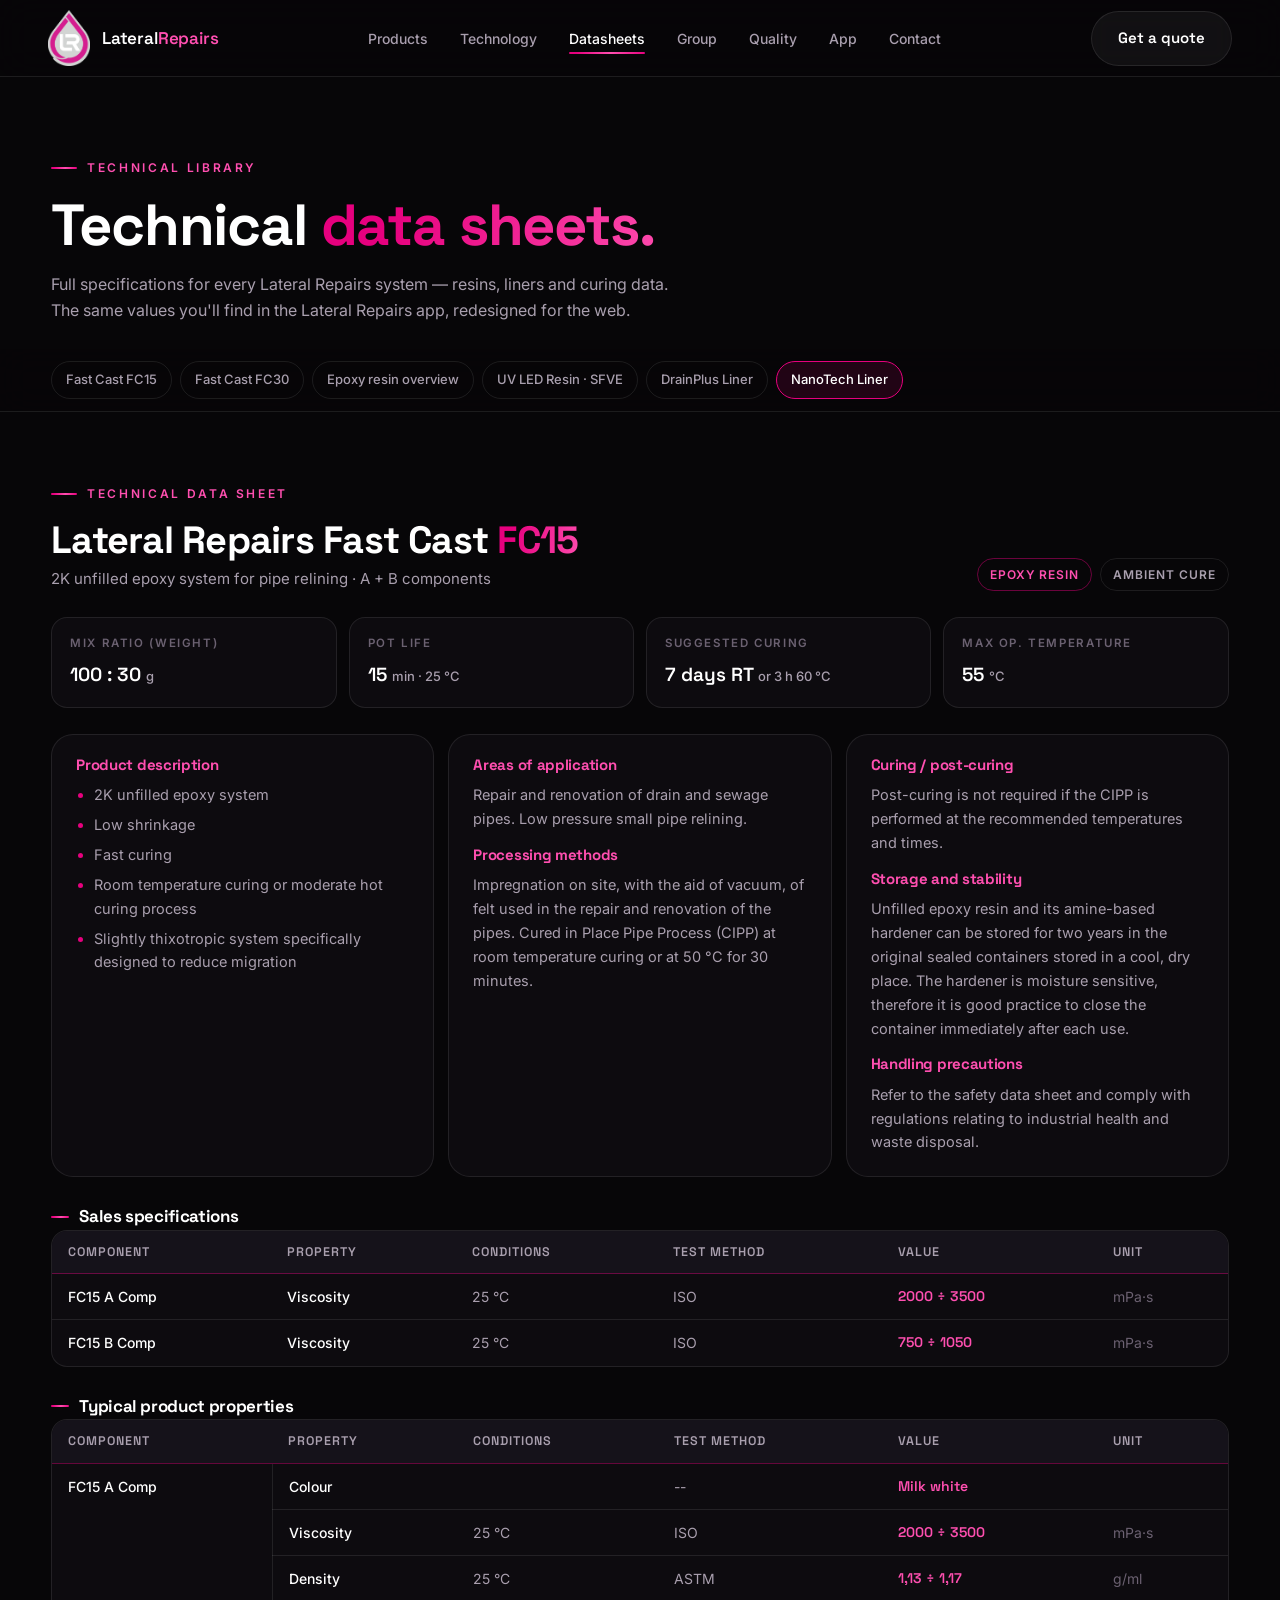
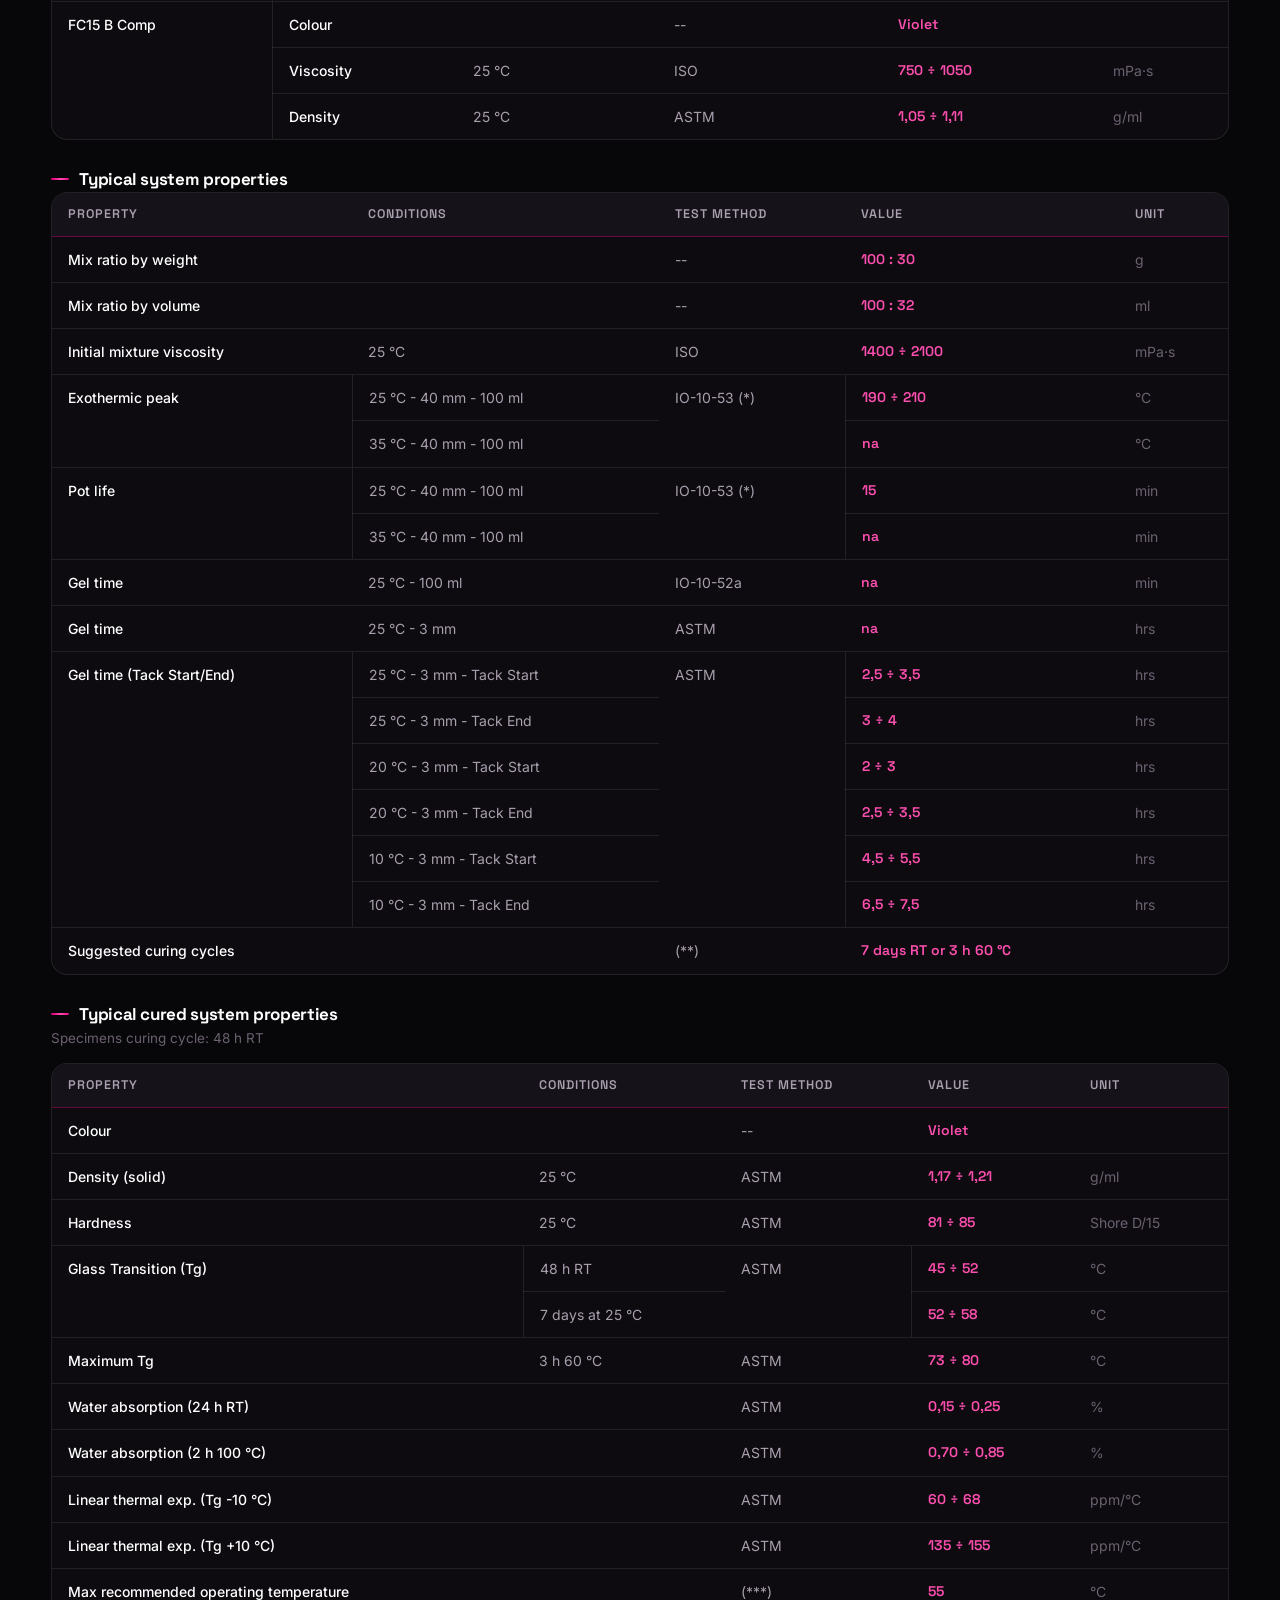
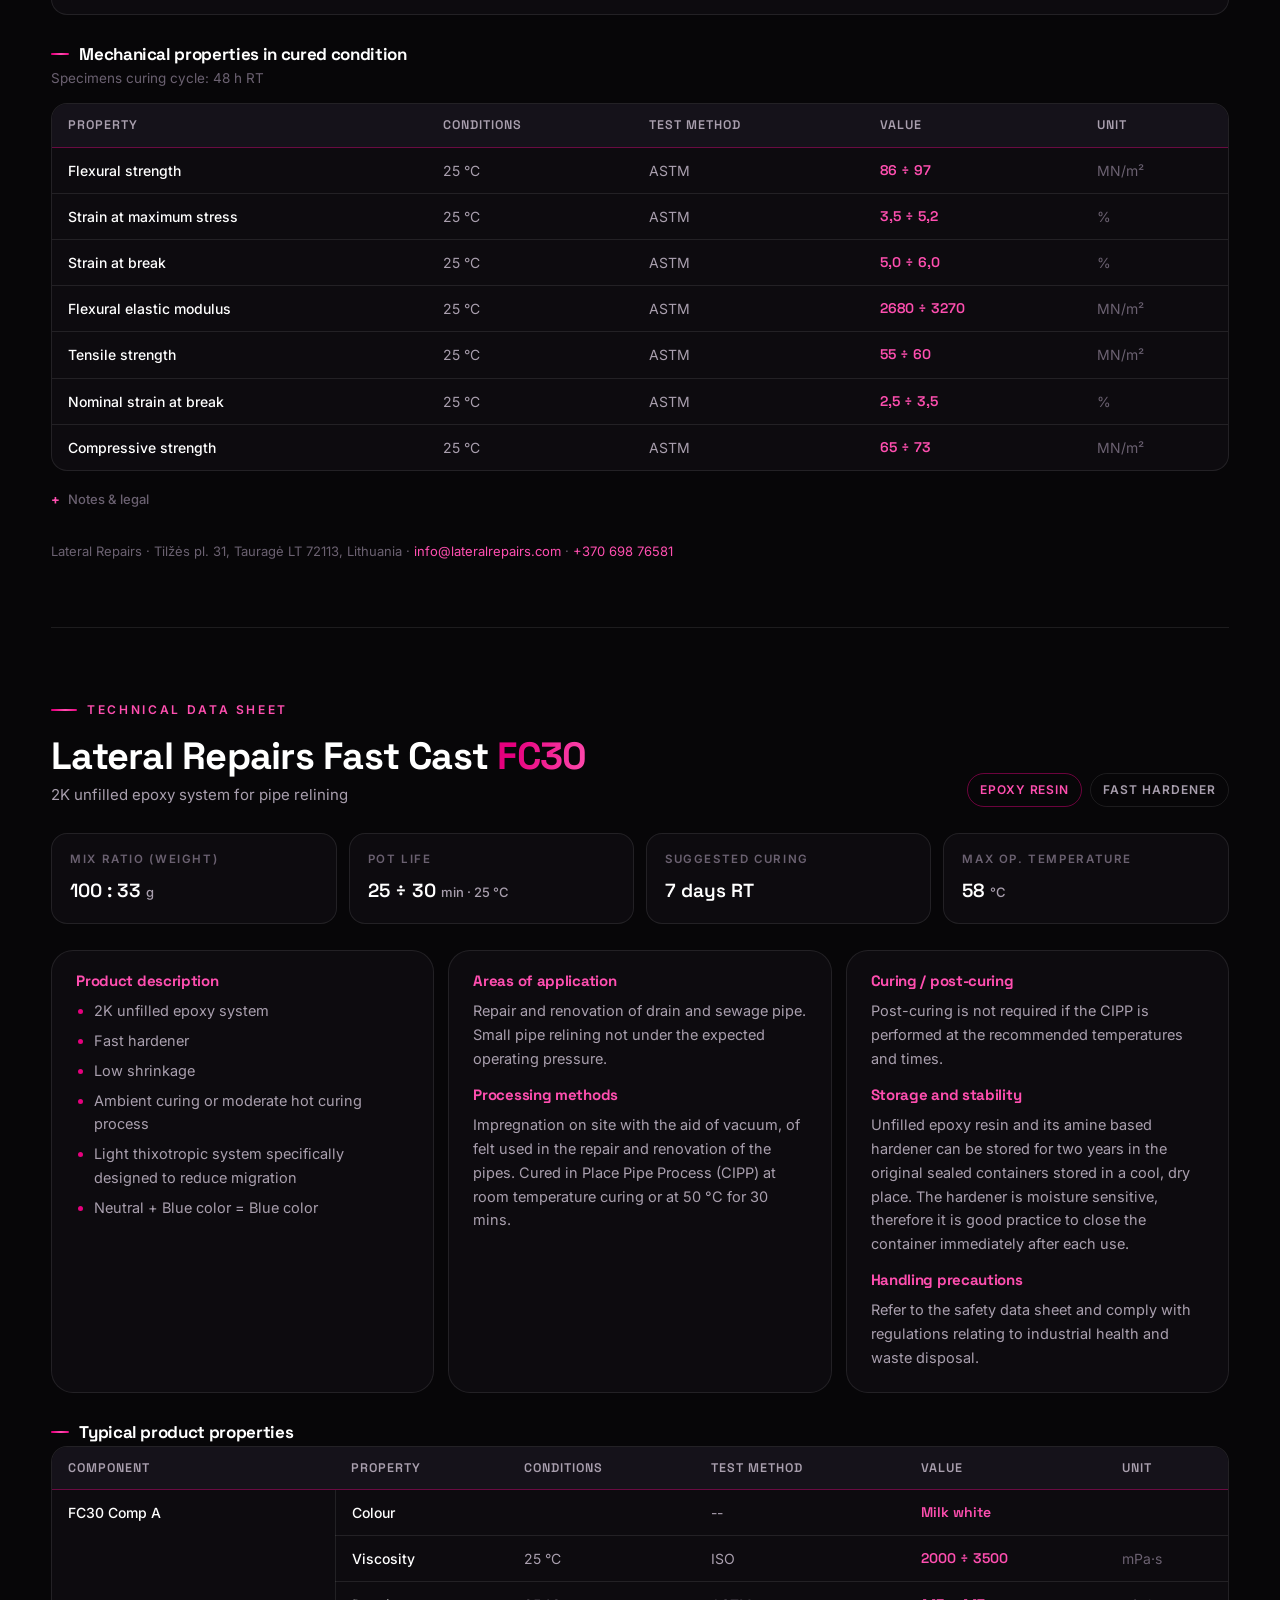
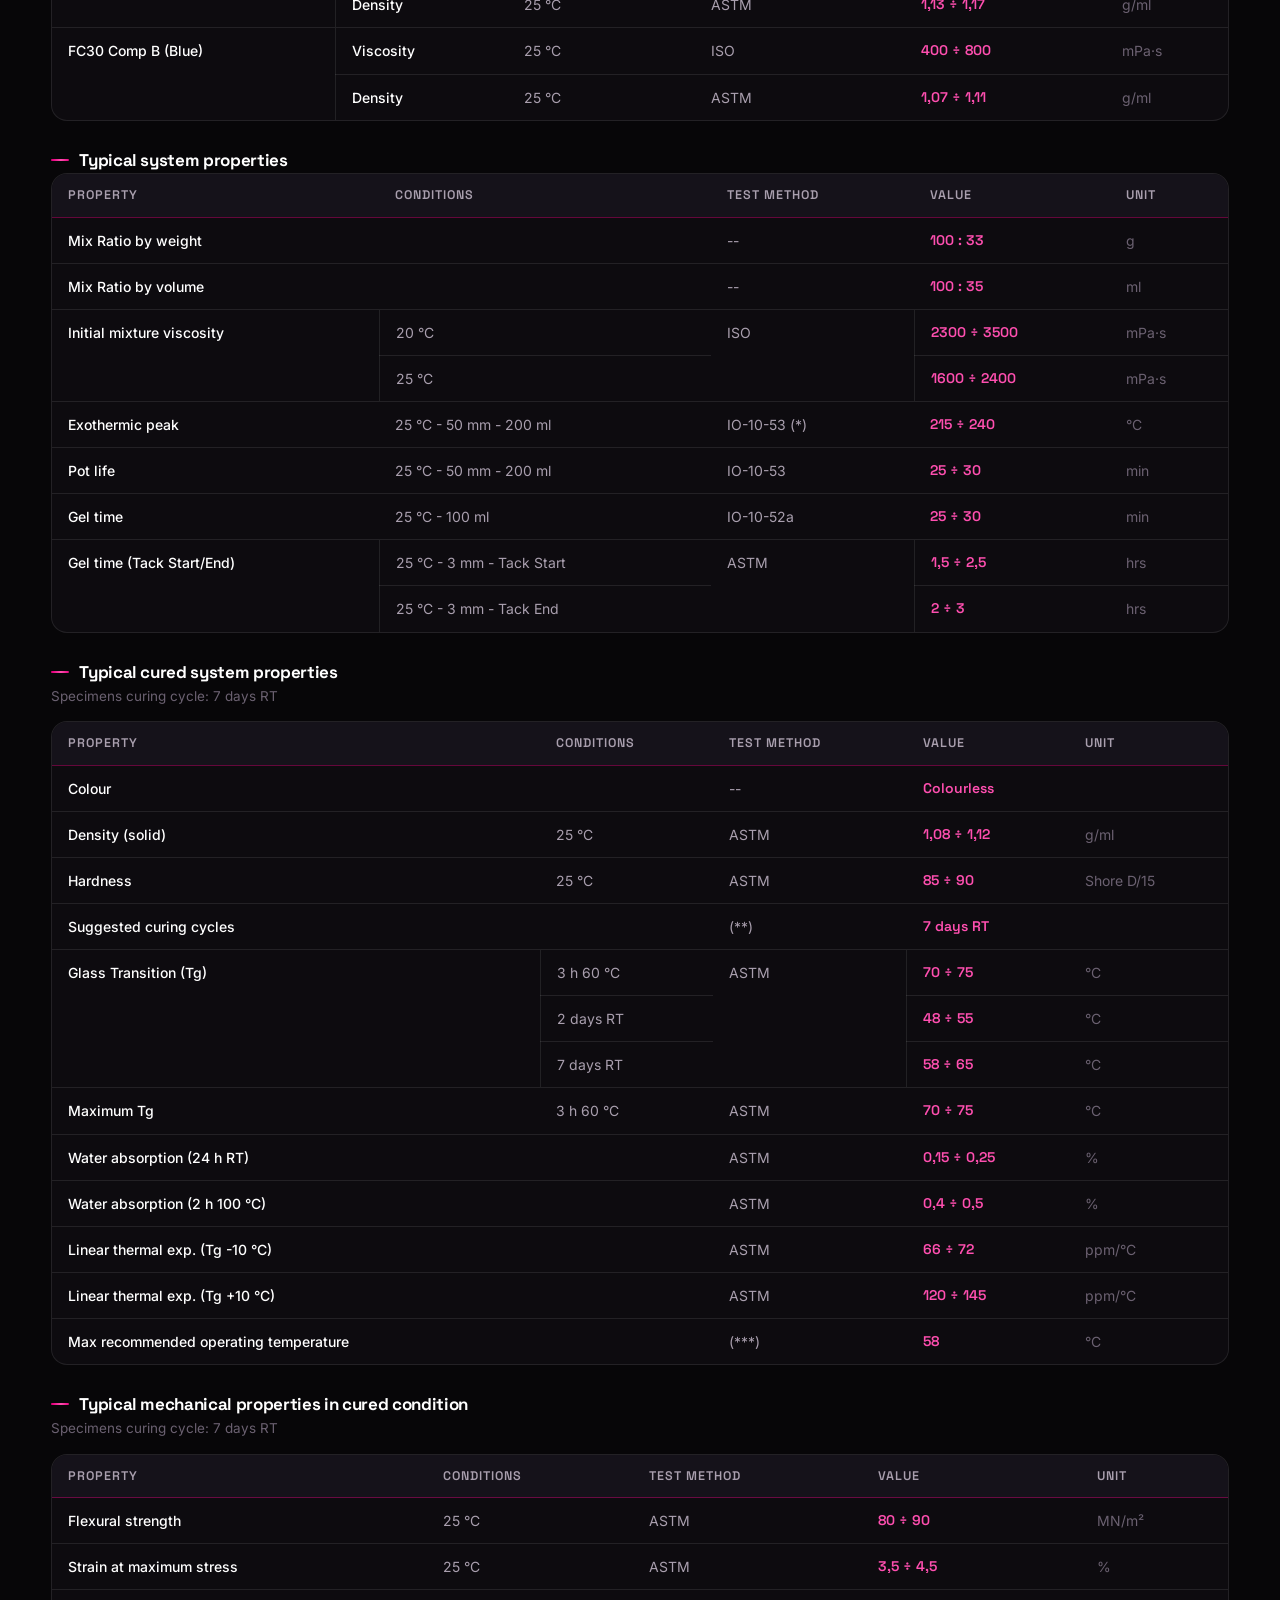
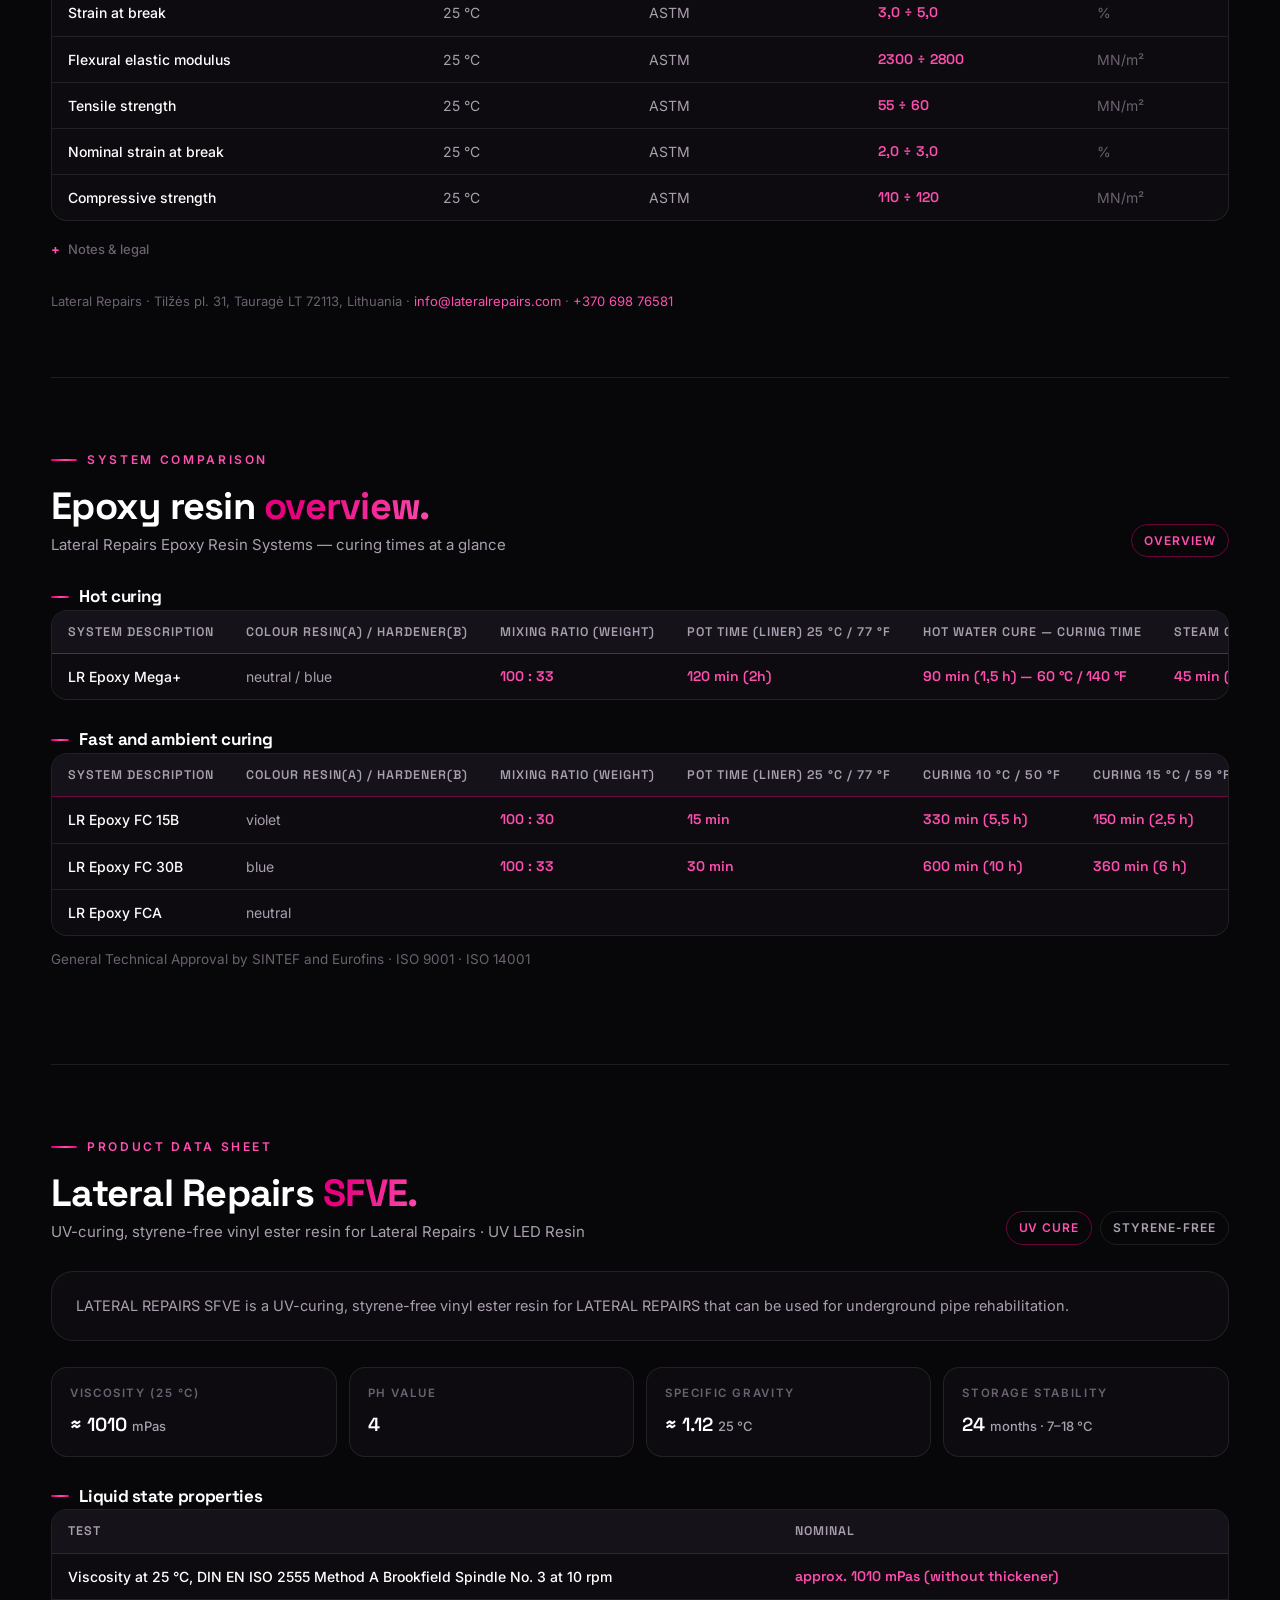
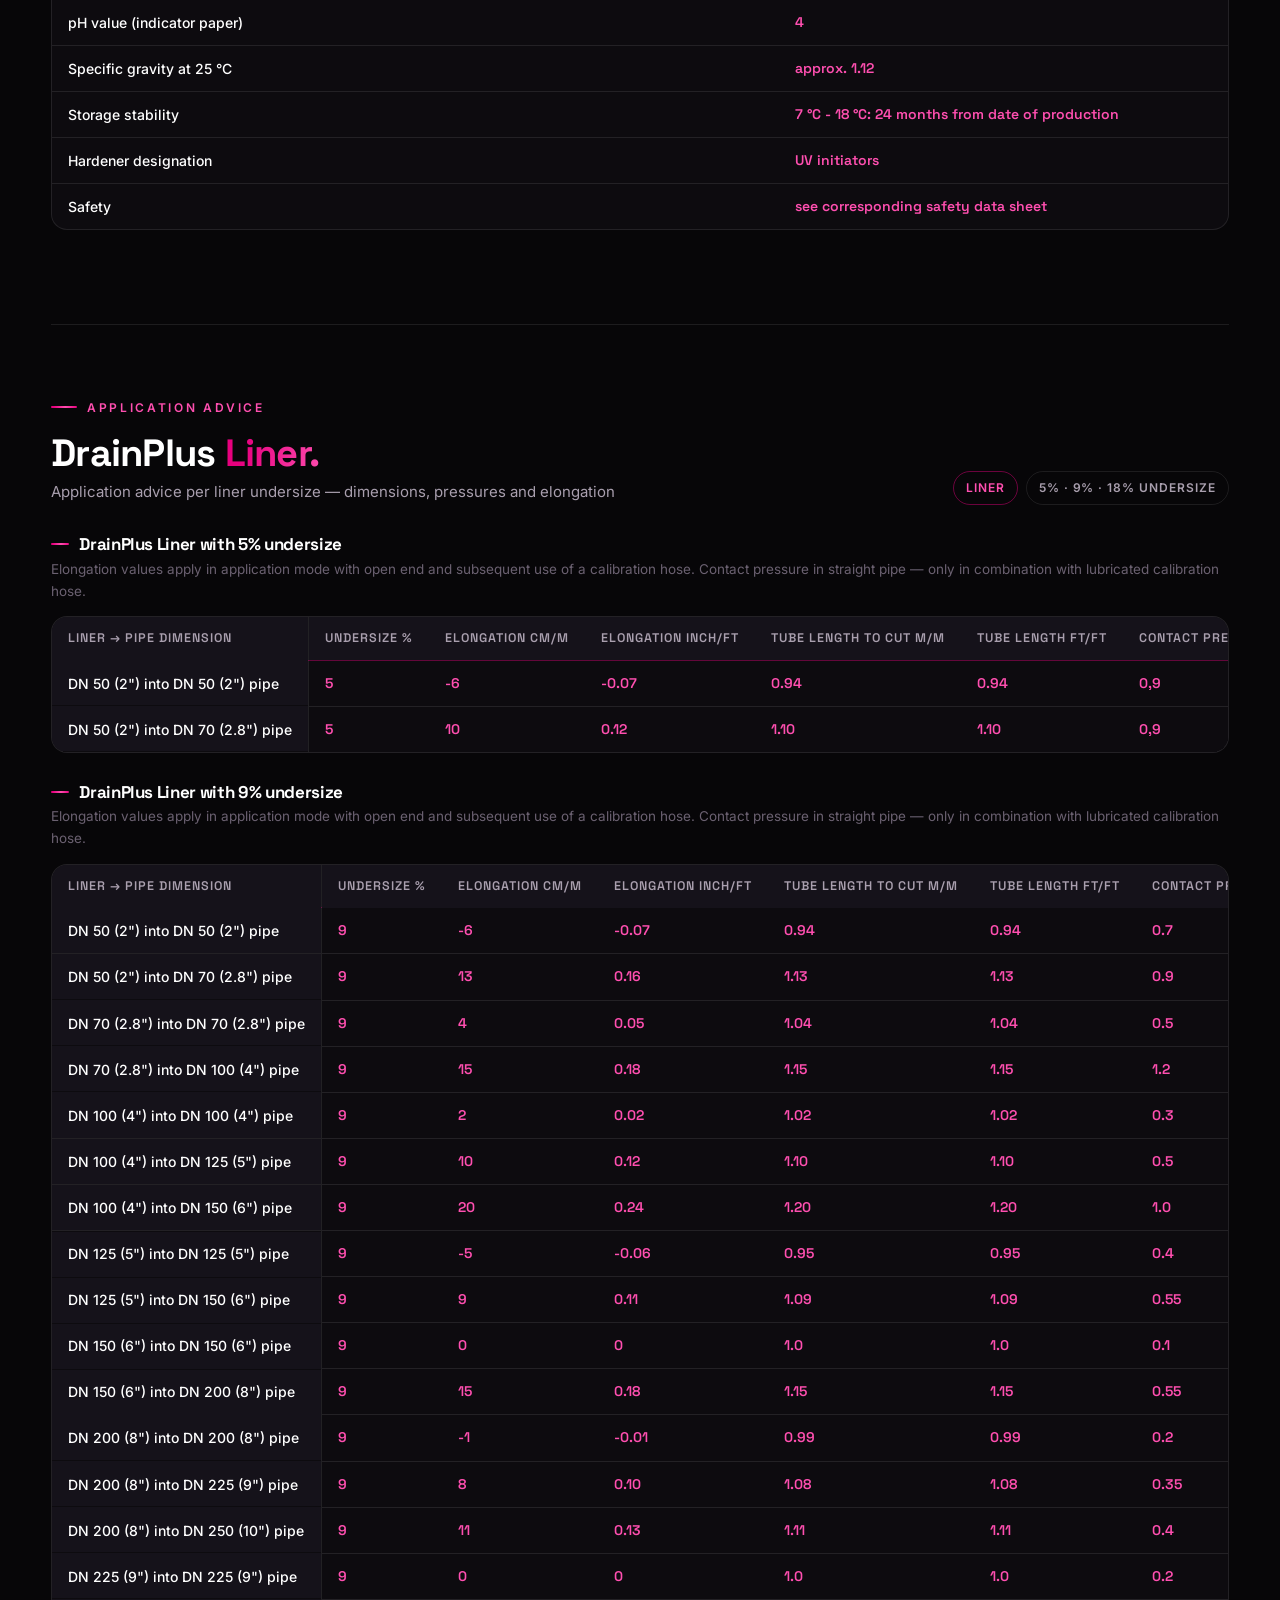
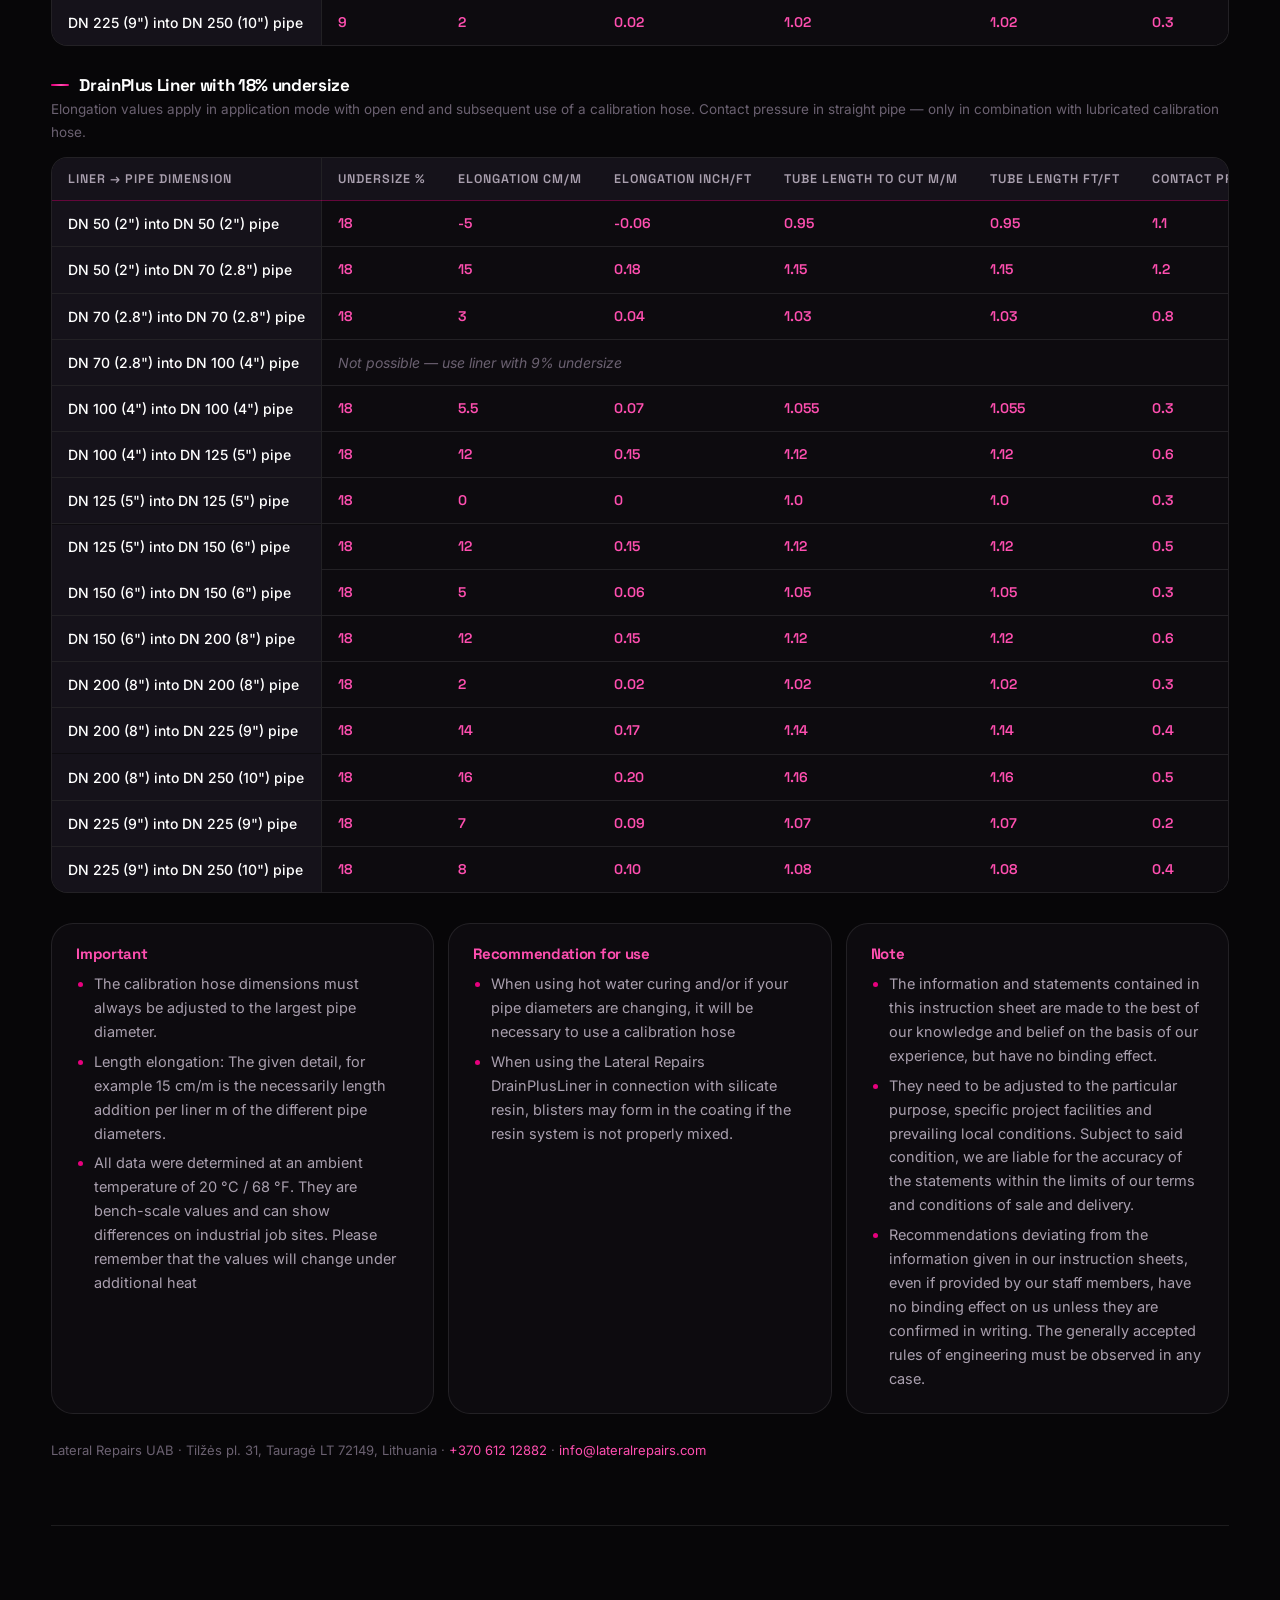
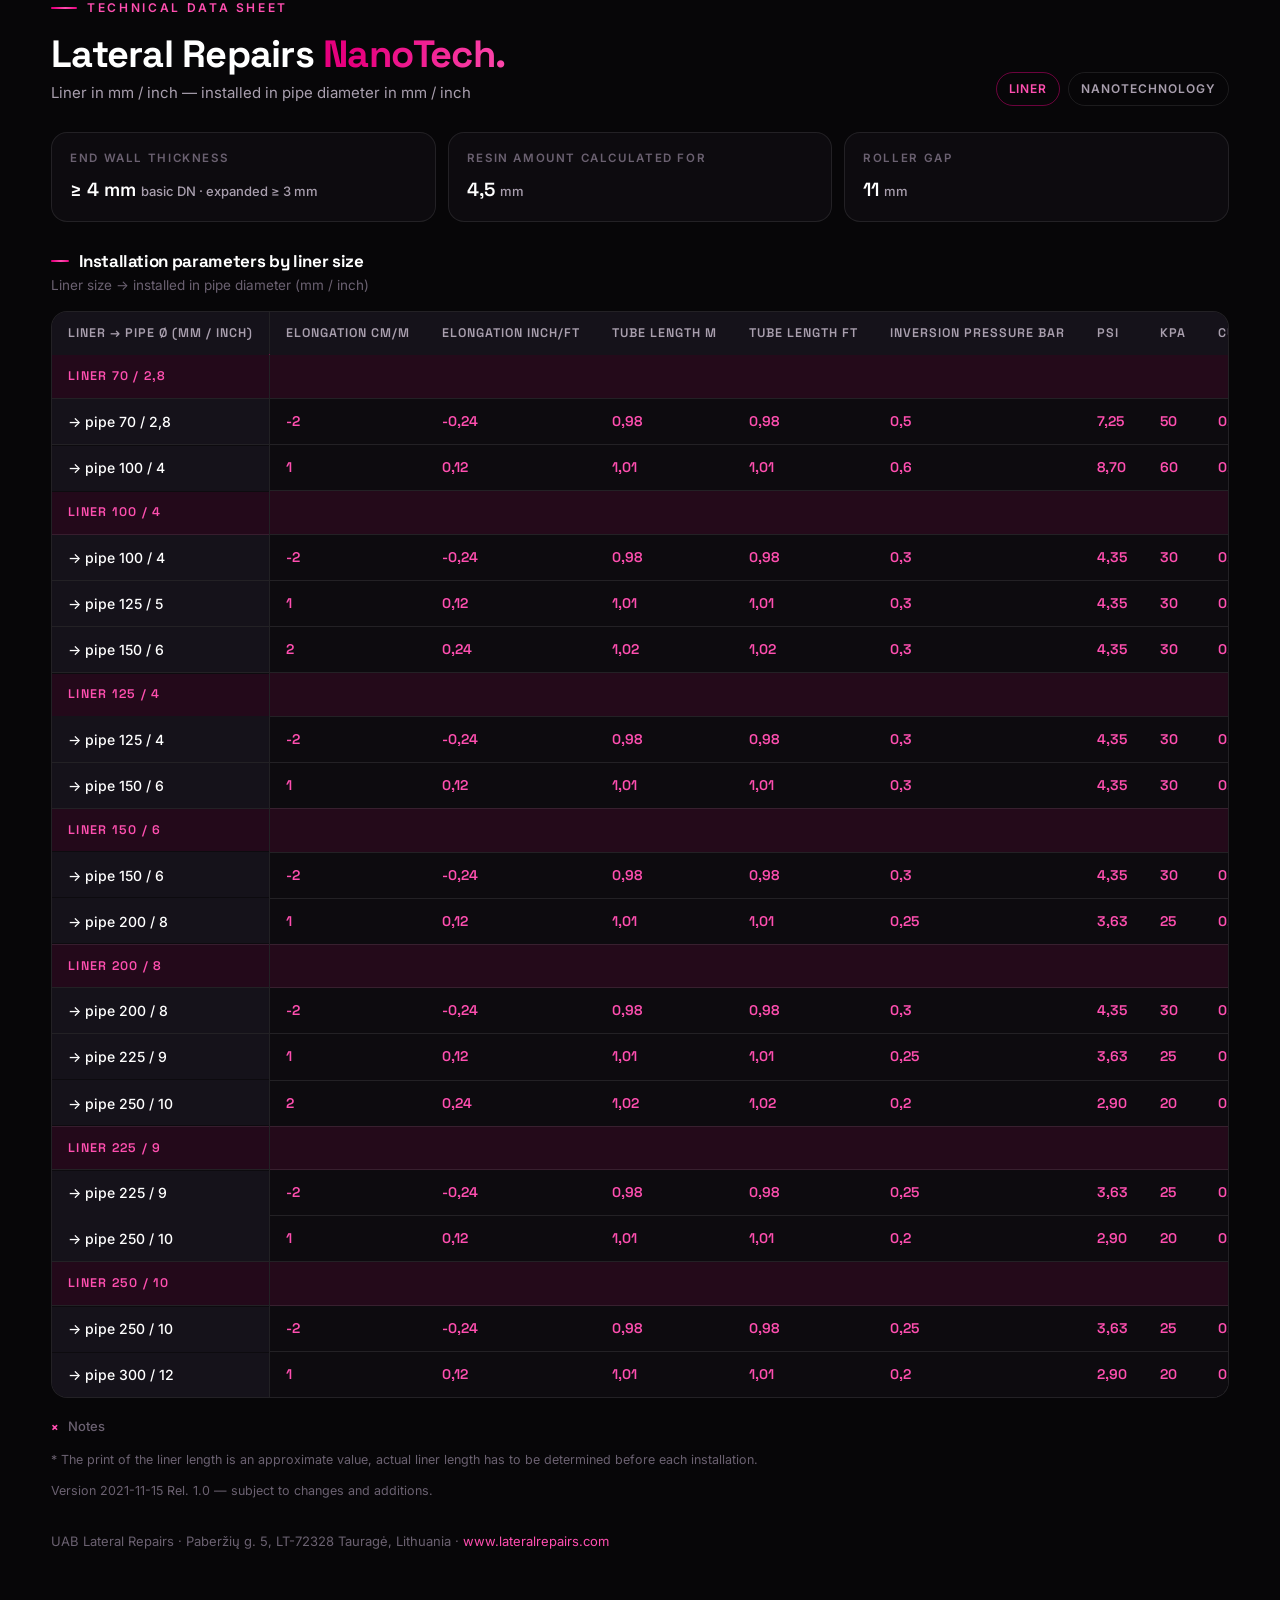
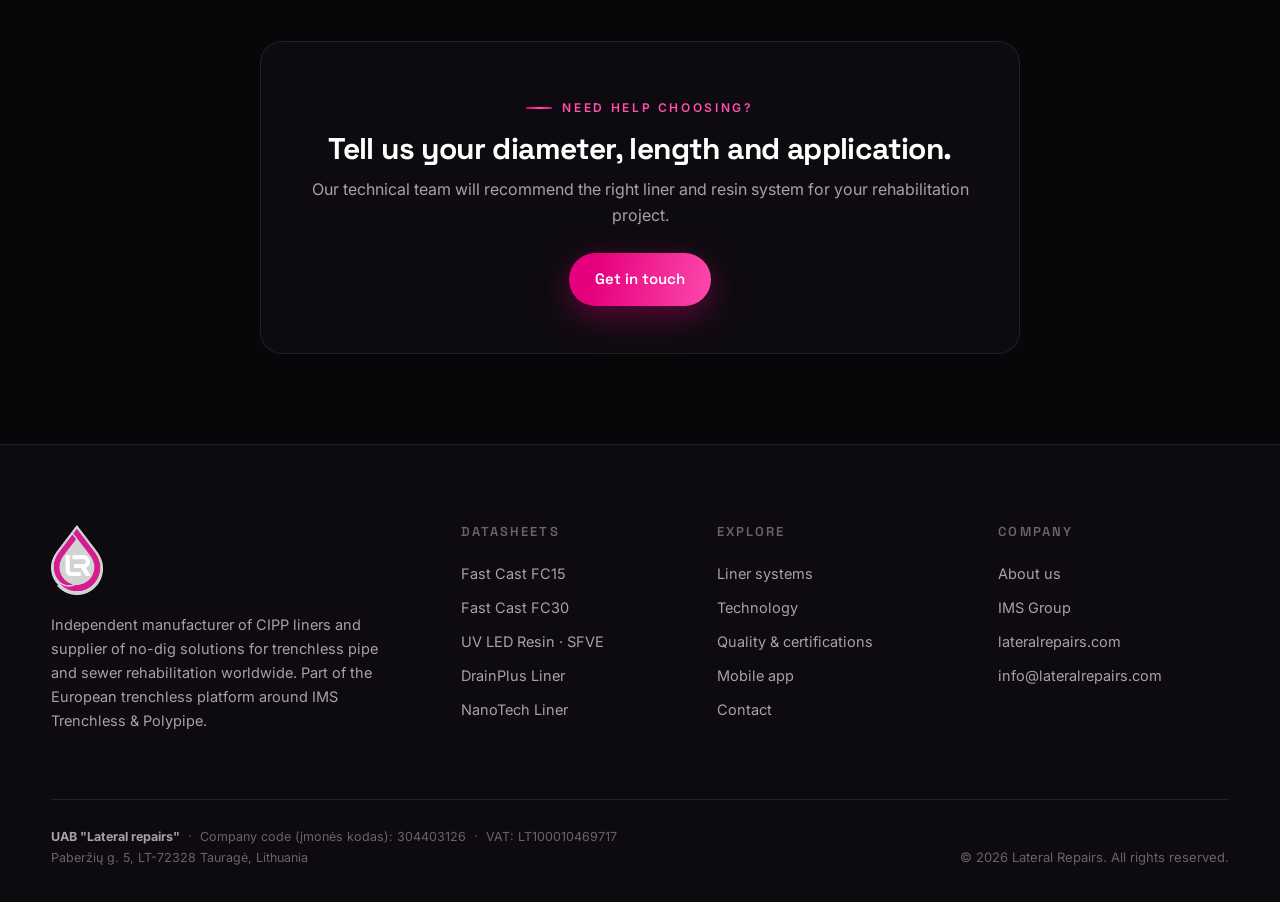
<file: website/datasheets.html>
<!doctype html>
<html lang="en">
<head>
  <meta charset="UTF-8" />
  <meta name="viewport" content="width=device-width, initial-scale=1.0, viewport-fit=cover" />
  <title>Technical Data Sheets — Lateral Repairs | CIPP Liners &amp; Resins</title>
  <meta name="description" content="Technical data sheets for Lateral Repairs CIPP systems: Fast Cast FC15 and FC30 epoxy resins, UV LED resin (SFVE), DrainPlus liner and NanoTech liner. Full specifications, redesigned for the web." />
  <meta name="theme-color" content="#070608" />
  <link rel="icon" type="image/png" sizes="192x192" href="images/icon-192.png" />
  <link rel="icon" type="image/png" sizes="512x512" href="images/icon-512.png" />
  <link rel="apple-touch-icon" href="images/apple-touch-icon.png" />
  <link rel="preconnect" href="https://fonts.googleapis.com" />
  <link rel="preconnect" href="https://fonts.gstatic.com" crossorigin />
  <link href="https://fonts.googleapis.com/css2?family=Inter:wght@400;500;600&family=Space+Grotesk:wght@500;600;700&display=swap" rel="stylesheet" />
  <link rel="stylesheet" href="assets/css/styles.css" />
  <link rel="stylesheet" href="assets/css/datasheets.css" />
</head>
<body>

  <div class="progress" aria-hidden="true"><i id="progressBar"></i></div>

  <!-- ============ NAV ============ -->
  <header class="nav scrolled" id="nav">
    <a href="index.html" class="nav__logo" aria-label="Lateral Repairs home">
      <img src="images/logo.png" alt="Lateral Repairs" class="brand__mark" />
      <span class="brand__word">Lateral<b>Repairs</b></span>
    </a>
    <nav class="nav__links" id="navLinks" aria-label="Primary">
      <a href="index.html#products">Products</a>
      <a href="index.html#technology">Technology</a>
      <a href="datasheets.html" class="active" aria-current="page">Datasheets</a>
      <a href="index.html#group">Group</a>
      <a href="index.html#certifications">Quality</a>
      <a href="index.html#app">App</a>
      <a href="index.html#contact">Contact</a>
    </nav>
    <div class="nav__cta">
      <a href="index.html#contact" class="btn btn-ghost">Get a quote</a>
      <button class="nav__burger" id="burger" aria-label="Menu" aria-expanded="false"><span></span><span></span><span></span></button>
    </div>
  </header>

  <!-- ============ HERO ============ -->
  <section class="ds-hero">
    <div class="container">
      <span class="eyebrow">Technical library</span>
      <h1>Technical <span class="grad-text">data sheets.</span></h1>
      <p>Full specifications for every Lateral Repairs system — resins, liners and curing data. The same values you'll find in the Lateral Repairs app, redesigned for the web.</p>
    </div>
  </section>

  <!-- ============ PRODUCT INDEX ============ -->
  <div class="ds-index" id="dsIndex">
    <div class="container">
      <a href="#fc15">Fast Cast FC15</a>
      <a href="#fc30">Fast Cast FC30</a>
      <a href="#overview">Epoxy resin overview</a>
      <a href="#sfve">UV LED Resin · SFVE</a>
      <a href="#drainplus">DrainPlus Liner</a>
      <a href="#nanotech">NanoTech Liner</a>
    </div>
  </div>

  <main class="container">

    <!-- ==================================================================
         FC15
         ================================================================== -->
    <section class="sheet" id="fc15">
      <div class="sheet__head">
        <div>
          <span class="eyebrow">Technical data sheet</span>
          <h2>Lateral Repairs Fast Cast <span class="grad-text">FC15</span></h2>
          <p class="sub">2K unfilled epoxy system for pipe relining · A + B components</p>
        </div>
        <div class="sheet__tags"><span class="tag">Epoxy resin</span><span class="tag--ghost tag">Ambient cure</span></div>
      </div>

      <div class="facts">
        <div class="fact"><div class="k">Mix ratio (weight)</div><div class="v">100 : 30 <small>g</small></div></div>
        <div class="fact"><div class="k">Pot life</div><div class="v">15 <small>min · 25 °C</small></div></div>
        <div class="fact"><div class="k">Suggested curing</div><div class="v">7 days RT <small>or 3 h 60 °C</small></div></div>
        <div class="fact"><div class="k">Max op. temperature</div><div class="v">55 <small>°C</small></div></div>
      </div>

      <div class="sheet__grid">
        <div class="note-card">
          <h4>Product description</h4>
          <ul>
            <li>2K unfilled epoxy system</li>
            <li>Low shrinkage</li>
            <li>Fast curing</li>
            <li>Room temperature curing or moderate hot curing process</li>
            <li>Slightly thixotropic system specifically designed to reduce migration</li>
          </ul>
        </div>
        <div class="note-card">
          <h4>Areas of application</h4>
          <p>Repair and renovation of drain and sewage pipes. Low pressure small pipe relining.</p>
          <h4 style="margin-top:16px">Processing methods</h4>
          <p>Impregnation on site, with the aid of vacuum, of felt used in the repair and renovation of the pipes. Cured in Place Pipe Process (CIPP) at room temperature curing or at 50 °C for 30 minutes.</p>
        </div>
        <div class="note-card">
          <h4>Curing / post-curing</h4>
          <p>Post-curing is not required if the CIPP is performed at the recommended temperatures and times.</p>
          <h4 style="margin-top:16px">Storage and stability</h4>
          <p>Unfilled epoxy resin and its amine-based hardener can be stored for two years in the original sealed containers stored in a cool, dry place. The hardener is moisture sensitive, therefore it is good practice to close the container immediately after each use.</p>
          <h4 style="margin-top:16px">Handling precautions</h4>
          <p>Refer to the safety data sheet and comply with regulations relating to industrial health and waste disposal.</p>
        </div>
      </div>

      <div class="tbl-block">
        <h3>Sales specifications</h3>
        <div class="tbl-scroll"><table class="ds">
          <thead><tr><th>Component</th><th>Property</th><th>Conditions</th><th>Test method</th><th>Value</th><th>Unit</th></tr></thead>
          <tbody>
            <tr><td class="p">FC15 A Comp</td><td class="p">Viscosity</td><td class="c">25 °C</td><td class="m">ISO</td><td class="v">2000 ÷ 3500</td><td class="u">mPa·s</td></tr>
            <tr><td class="p">FC15 B Comp</td><td class="p">Viscosity</td><td class="c">25 °C</td><td class="m">ISO</td><td class="v">750 ÷ 1050</td><td class="u">mPa·s</td></tr>
          </tbody>
        </table></div>
      </div>

      <div class="tbl-block">
        <h3>Typical product properties</h3>
        <div class="tbl-scroll"><table class="ds">
          <thead><tr><th>Component</th><th>Property</th><th>Conditions</th><th>Test method</th><th>Value</th><th>Unit</th></tr></thead>
          <tbody>
            <tr><td class="p" rowspan="3">FC15 A Comp</td><td class="p">Colour</td><td class="c"></td><td class="m">--</td><td class="v">Milk white</td><td class="u"></td></tr>
            <tr><td class="p">Viscosity</td><td class="c">25 °C</td><td class="m">ISO</td><td class="v">2000 ÷ 3500</td><td class="u">mPa·s</td></tr>
            <tr><td class="p">Density</td><td class="c">25 °C</td><td class="m">ASTM</td><td class="v">1,13 ÷ 1,17</td><td class="u">g/ml</td></tr>
            <tr><td class="p" rowspan="3">FC15 B Comp</td><td class="p">Colour</td><td class="c"></td><td class="m">--</td><td class="v">Violet</td><td class="u"></td></tr>
            <tr><td class="p">Viscosity</td><td class="c">25 °C</td><td class="m">ISO</td><td class="v">750 ÷ 1050</td><td class="u">mPa·s</td></tr>
            <tr><td class="p">Density</td><td class="c">25 °C</td><td class="m">ASTM</td><td class="v">1,05 ÷ 1,11</td><td class="u">g/ml</td></tr>
          </tbody>
        </table></div>
      </div>

      <div class="tbl-block">
        <h3>Typical system properties</h3>
        <div class="tbl-scroll"><table class="ds">
          <thead><tr><th>Property</th><th>Conditions</th><th>Test method</th><th>Value</th><th>Unit</th></tr></thead>
          <tbody>
            <tr><td class="p">Mix ratio by weight</td><td class="c"></td><td class="m">--</td><td class="v">100 : 30</td><td class="u">g</td></tr>
            <tr><td class="p">Mix ratio by volume</td><td class="c"></td><td class="m">--</td><td class="v">100 : 32</td><td class="u">ml</td></tr>
            <tr><td class="p">Initial mixture viscosity</td><td class="c">25 °C</td><td class="m">ISO</td><td class="v">1400 ÷ 2100</td><td class="u">mPa·s</td></tr>
            <tr><td class="p" rowspan="2">Exothermic peak</td><td class="c">25 °C - 40 mm - 100 ml</td><td class="m" rowspan="2">IO-10-53 (*)</td><td class="v">190 ÷ 210</td><td class="u">°C</td></tr>
            <tr><td class="c">35 °C - 40 mm - 100 ml</td><td class="v">na</td><td class="u">°C</td></tr>
            <tr><td class="p" rowspan="2">Pot life</td><td class="c">25 °C - 40 mm - 100 ml</td><td class="m" rowspan="2">IO-10-53 (*)</td><td class="v">15</td><td class="u">min</td></tr>
            <tr><td class="c">35 °C - 40 mm - 100 ml</td><td class="v">na</td><td class="u">min</td></tr>
            <tr><td class="p">Gel time</td><td class="c">25 °C - 100 ml</td><td class="m">IO-10-52a</td><td class="v">na</td><td class="u">min</td></tr>
            <tr><td class="p">Gel time</td><td class="c">25 °C - 3 mm</td><td class="m">ASTM</td><td class="v">na</td><td class="u">hrs</td></tr>
            <tr><td class="p" rowspan="6">Gel time (Tack Start/End)</td><td class="c">25 °C - 3 mm - Tack Start</td><td class="m" rowspan="6">ASTM</td><td class="v">2,5 ÷ 3,5</td><td class="u">hrs</td></tr>
            <tr><td class="c">25 °C - 3 mm - Tack End</td><td class="v">3 ÷ 4</td><td class="u">hrs</td></tr>
            <tr><td class="c">20 °C - 3 mm - Tack Start</td><td class="v">2 ÷ 3</td><td class="u">hrs</td></tr>
            <tr><td class="c">20 °C - 3 mm - Tack End</td><td class="v">2,5 ÷ 3,5</td><td class="u">hrs</td></tr>
            <tr><td class="c">10 °C - 3 mm - Tack Start</td><td class="v">4,5 ÷ 5,5</td><td class="u">hrs</td></tr>
            <tr><td class="c">10 °C - 3 mm - Tack End</td><td class="v">6,5 ÷ 7,5</td><td class="u">hrs</td></tr>
            <tr><td class="p">Suggested curing cycles</td><td class="c"></td><td class="m">(**)</td><td class="v">7 days RT or 3 h 60 °C</td><td class="u"></td></tr>
          </tbody>
        </table></div>
      </div>

      <div class="tbl-block">
        <h3>Typical cured system properties</h3>
        <p class="tbl-sub">Specimens curing cycle: 48 h RT</p>
        <div class="tbl-scroll"><table class="ds">
          <thead><tr><th>Property</th><th>Conditions</th><th>Test method</th><th>Value</th><th>Unit</th></tr></thead>
          <tbody>
            <tr><td class="p">Colour</td><td class="c"></td><td class="m">--</td><td class="v">Violet</td><td class="u"></td></tr>
            <tr><td class="p">Density (solid)</td><td class="c">25 °C</td><td class="m">ASTM</td><td class="v">1,17 ÷ 1,21</td><td class="u">g/ml</td></tr>
            <tr><td class="p">Hardness</td><td class="c">25 °C</td><td class="m">ASTM</td><td class="v">81 ÷ 85</td><td class="u">Shore D/15</td></tr>
            <tr><td class="p" rowspan="2">Glass Transition (Tg)</td><td class="c">48 h RT</td><td class="m" rowspan="2">ASTM</td><td class="v">45 ÷ 52</td><td class="u">°C</td></tr>
            <tr><td class="c">7 days at 25 °C</td><td class="v">52 ÷ 58</td><td class="u">°C</td></tr>
            <tr><td class="p">Maximum Tg</td><td class="c">3 h 60 °C</td><td class="m">ASTM</td><td class="v">73 ÷ 80</td><td class="u">°C</td></tr>
            <tr><td class="p">Water absorption (24 h RT)</td><td class="c"></td><td class="m">ASTM</td><td class="v">0,15 ÷ 0,25</td><td class="u">%</td></tr>
            <tr><td class="p">Water absorption (2 h 100 °C)</td><td class="c"></td><td class="m">ASTM</td><td class="v">0,70 ÷ 0,85</td><td class="u">%</td></tr>
            <tr><td class="p">Linear thermal exp. (Tg -10 °C)</td><td class="c"></td><td class="m">ASTM</td><td class="v">60 ÷ 68</td><td class="u">ppm/°C</td></tr>
            <tr><td class="p">Linear thermal exp. (Tg +10 °C)</td><td class="c"></td><td class="m">ASTM</td><td class="v">135 ÷ 155</td><td class="u">ppm/°C</td></tr>
            <tr><td class="p">Max recommended operating temperature</td><td class="c"></td><td class="m">(***)</td><td class="v">55</td><td class="u">°C</td></tr>
          </tbody>
        </table></div>
      </div>

      <div class="tbl-block">
        <h3>Mechanical properties in cured condition</h3>
        <p class="tbl-sub">Specimens curing cycle: 48 h RT</p>
        <div class="tbl-scroll"><table class="ds">
          <thead><tr><th>Property</th><th>Conditions</th><th>Test method</th><th>Value</th><th>Unit</th></tr></thead>
          <tbody>
            <tr><td class="p">Flexural strength</td><td class="c">25 °C</td><td class="m">ASTM</td><td class="v">86 ÷ 97</td><td class="u">MN/m²</td></tr>
            <tr><td class="p">Strain at maximum stress</td><td class="c">25 °C</td><td class="m">ASTM</td><td class="v">3,5 ÷ 5,2</td><td class="u">%</td></tr>
            <tr><td class="p">Strain at break</td><td class="c">25 °C</td><td class="m">ASTM</td><td class="v">5,0 ÷ 6,0</td><td class="u">%</td></tr>
            <tr><td class="p">Flexural elastic modulus</td><td class="c">25 °C</td><td class="m">ASTM</td><td class="v">2680 ÷ 3270</td><td class="u">MN/m²</td></tr>
            <tr><td class="p">Tensile strength</td><td class="c">25 °C</td><td class="m">ASTM</td><td class="v">55 ÷ 60</td><td class="u">MN/m²</td></tr>
            <tr><td class="p">Nominal strain at break</td><td class="c">25 °C</td><td class="m">ASTM</td><td class="v">2,5 ÷ 3,5</td><td class="u">%</td></tr>
            <tr><td class="p">Compressive strength</td><td class="c">25 °C</td><td class="m">ASTM</td><td class="v">65 ÷ 73</td><td class="u">MN/m²</td></tr>
          </tbody>
        </table></div>
        <details class="foot-notes">
          <summary>Notes &amp; legal</summary>
          <p>The correspondent international method is indicated whenever possible; nd = not determined; na = not applicable; RT = TA = laboratory room temperature (23±2 °C); conversion units: 1 mPas = 1 cPs, 1 MN/m2 = 10 kg/cm2 = 1 MPa.<br>
          (*) for larger quantities pot life is shorter and exothermic peak increases; (**) the brackets mean optionality; (***) the maximum operating temperature is given on the basis of laboratory information available being it function of the curing conditions used and of the type of coupled materials. For further possible information see post-curing paragraph.</p>
          <p>Our advice given verbally or in writing is based on the present state of our technical knowledge, but is intended as information given without obligation, also with respect to any protective rights held by third parties. It does not relieve your own responsibility to check the products for their suitability to the purposes and processes intended and in accordance with the technical sheets of the products. The application usage and processing of the product are beyond our control and will completely fall into the scope of responsibility of buyers and users. Should there nevertheless be a case of liability from our side, this will be limited to any damage equivalent to the value of the merchandise delivered by us. Naturally, we assume responsibility for the unobjectionable quality of our products, as defined in our general terms and conditions. Product conformity is guaranteed by properties defined in sales specification. Typical properties do not constitute part of the agreed product property or sales specification. Deviation from typical properties does not constitute non-conformity of the product. Typical properties are provided for general information purpose and as a guideline for the choice of the product, they are subject to variation related to i.e. curing cycles, specimen preparation, batch to batch variability, etc. unless specifically agreed with customers.</p>
        </details>
      </div>
      <p class="sheet__contact">Lateral Repairs · Tilžės pl. 31, Tauragė LT 72113, Lithuania · <a href="mailto:info@lateralrepairs.com">info@lateralrepairs.com</a> · <a href="tel:+37069876581">+370 698 76581</a></p>
    </section>

    <!-- ==================================================================
         FC30
         ================================================================== -->
    <section class="sheet" id="fc30">
      <div class="sheet__head">
        <div>
          <span class="eyebrow">Technical data sheet</span>
          <h2>Lateral Repairs Fast Cast <span class="grad-text">FC30</span></h2>
          <p class="sub">2K unfilled epoxy system for pipe relining</p>
        </div>
        <div class="sheet__tags"><span class="tag">Epoxy resin</span><span class="tag--ghost tag">Fast hardener</span></div>
      </div>

      <div class="facts">
        <div class="fact"><div class="k">Mix ratio (weight)</div><div class="v">100 : 33 <small>g</small></div></div>
        <div class="fact"><div class="k">Pot life</div><div class="v">25 ÷ 30 <small>min · 25 °C</small></div></div>
        <div class="fact"><div class="k">Suggested curing</div><div class="v">7 days RT</div></div>
        <div class="fact"><div class="k">Max op. temperature</div><div class="v">58 <small>°C</small></div></div>
      </div>

      <div class="sheet__grid">
        <div class="note-card">
          <h4>Product description</h4>
          <ul>
            <li>2K unfilled epoxy system</li>
            <li>Fast hardener</li>
            <li>Low shrinkage</li>
            <li>Ambient curing or moderate hot curing process</li>
            <li>Light thixotropic system specifically designed to reduce migration</li>
            <li>Neutral + Blue color = Blue color</li>
          </ul>
        </div>
        <div class="note-card">
          <h4>Areas of application</h4>
          <p>Repair and renovation of drain and sewage pipe. Small pipe relining not under the expected operating pressure.</p>
          <h4 style="margin-top:16px">Processing methods</h4>
          <p>Impregnation on site with the aid of vacuum, of felt used in the repair and renovation of the pipes. Cured in Place Pipe Process (CIPP) at room temperature curing or at 50 °C for 30 mins.</p>
        </div>
        <div class="note-card">
          <h4>Curing / post-curing</h4>
          <p>Post-curing is not required if the CIPP is performed at the recommended temperatures and times.</p>
          <h4 style="margin-top:16px">Storage and stability</h4>
          <p>Unfilled epoxy resin and its amine based hardener can be stored for two years in the original sealed containers stored in a cool, dry place. The hardener is moisture sensitive, therefore it is good practice to close the container immediately after each use.</p>
          <h4 style="margin-top:16px">Handling precautions</h4>
          <p>Refer to the safety data sheet and comply with regulations relating to industrial health and waste disposal.</p>
        </div>
      </div>

      <div class="tbl-block">
        <h3>Typical product properties</h3>
        <div class="tbl-scroll"><table class="ds">
          <thead><tr><th>Component</th><th>Property</th><th>Conditions</th><th>Test method</th><th>Value</th><th>Unit</th></tr></thead>
          <tbody>
            <tr><td class="p" rowspan="3">FC30 Comp A</td><td class="p">Colour</td><td class="c"></td><td class="m">--</td><td class="v">Milk white</td><td class="u"></td></tr>
            <tr><td class="p">Viscosity</td><td class="c">25 °C</td><td class="m">ISO</td><td class="v">2000 ÷ 3500</td><td class="u">mPa·s</td></tr>
            <tr><td class="p">Density</td><td class="c">25 °C</td><td class="m">ASTM</td><td class="v">1,13 ÷ 1,17</td><td class="u">g/ml</td></tr>
            <tr><td class="p" rowspan="2">FC30 Comp B (Blue)</td><td class="p">Viscosity</td><td class="c">25 °C</td><td class="m">ISO</td><td class="v">400 ÷ 800</td><td class="u">mPa·s</td></tr>
            <tr><td class="p">Density</td><td class="c">25 °C</td><td class="m">ASTM</td><td class="v">1,07 ÷ 1,11</td><td class="u">g/ml</td></tr>
          </tbody>
        </table></div>
      </div>

      <div class="tbl-block">
        <h3>Typical system properties</h3>
        <div class="tbl-scroll"><table class="ds">
          <thead><tr><th>Property</th><th>Conditions</th><th>Test method</th><th>Value</th><th>Unit</th></tr></thead>
          <tbody>
            <tr><td class="p">Mix Ratio by weight</td><td class="c"></td><td class="m">--</td><td class="v">100 : 33</td><td class="u">g</td></tr>
            <tr><td class="p">Mix Ratio by volume</td><td class="c"></td><td class="m">--</td><td class="v">100 : 35</td><td class="u">ml</td></tr>
            <tr><td class="p" rowspan="2">Initial mixture viscosity</td><td class="c">20 °C</td><td class="m" rowspan="2">ISO</td><td class="v">2300 ÷ 3500</td><td class="u">mPa·s</td></tr>
            <tr><td class="c">25 °C</td><td class="v">1600 ÷ 2400</td><td class="u">mPa·s</td></tr>
            <tr><td class="p">Exothermic peak</td><td class="c">25 °C - 50 mm - 200 ml</td><td class="m">IO-10-53 (*)</td><td class="v">215 ÷ 240</td><td class="u">°C</td></tr>
            <tr><td class="p">Pot life</td><td class="c">25 °C - 50 mm - 200 ml</td><td class="m">IO-10-53</td><td class="v">25 ÷ 30</td><td class="u">min</td></tr>
            <tr><td class="p">Gel time</td><td class="c">25 °C - 100 ml</td><td class="m">IO-10-52a</td><td class="v">25 ÷ 30</td><td class="u">min</td></tr>
            <tr><td class="p" rowspan="2">Gel time (Tack Start/End)</td><td class="c">25 °C - 3 mm - Tack Start</td><td class="m" rowspan="2">ASTM</td><td class="v">1,5 ÷ 2,5</td><td class="u">hrs</td></tr>
            <tr><td class="c">25 °C - 3 mm - Tack End</td><td class="v">2 ÷ 3</td><td class="u">hrs</td></tr>
          </tbody>
        </table></div>
      </div>

      <div class="tbl-block">
        <h3>Typical cured system properties</h3>
        <p class="tbl-sub">Specimens curing cycle: 7 days RT</p>
        <div class="tbl-scroll"><table class="ds">
          <thead><tr><th>Property</th><th>Conditions</th><th>Test method</th><th>Value</th><th>Unit</th></tr></thead>
          <tbody>
            <tr><td class="p">Colour</td><td class="c"></td><td class="m">--</td><td class="v">Colourless</td><td class="u"></td></tr>
            <tr><td class="p">Density (solid)</td><td class="c">25 °C</td><td class="m">ASTM</td><td class="v">1,08 ÷ 1,12</td><td class="u">g/ml</td></tr>
            <tr><td class="p">Hardness</td><td class="c">25 °C</td><td class="m">ASTM</td><td class="v">85 ÷ 90</td><td class="u">Shore D/15</td></tr>
            <tr><td class="p">Suggested curing cycles</td><td class="c"></td><td class="m">(**)</td><td class="v">7 days RT</td><td class="u"></td></tr>
            <tr><td class="p" rowspan="3">Glass Transition (Tg)</td><td class="c">3 h 60 °C</td><td class="m" rowspan="3">ASTM</td><td class="v">70 ÷ 75</td><td class="u">°C</td></tr>
            <tr><td class="c">2 days RT</td><td class="v">48 ÷ 55</td><td class="u">°C</td></tr>
            <tr><td class="c">7 days RT</td><td class="v">58 ÷ 65</td><td class="u">°C</td></tr>
            <tr><td class="p">Maximum Tg</td><td class="c">3 h 60 °C</td><td class="m">ASTM</td><td class="v">70 ÷ 75</td><td class="u">°C</td></tr>
            <tr><td class="p">Water absorption (24 h RT)</td><td class="c"></td><td class="m">ASTM</td><td class="v">0,15 ÷ 0,25</td><td class="u">%</td></tr>
            <tr><td class="p">Water absorption (2 h 100 °C)</td><td class="c"></td><td class="m">ASTM</td><td class="v">0,4 ÷ 0,5</td><td class="u">%</td></tr>
            <tr><td class="p">Linear thermal exp. (Tg -10 °C)</td><td class="c"></td><td class="m">ASTM</td><td class="v">66 ÷ 72</td><td class="u">ppm/°C</td></tr>
            <tr><td class="p">Linear thermal exp. (Tg +10 °C)</td><td class="c"></td><td class="m">ASTM</td><td class="v">120 ÷ 145</td><td class="u">ppm/°C</td></tr>
            <tr><td class="p">Max recommended operating temperature</td><td class="c"></td><td class="m">(***)</td><td class="v">58</td><td class="u">°C</td></tr>
          </tbody>
        </table></div>
      </div>

      <div class="tbl-block">
        <h3>Typical mechanical properties in cured condition</h3>
        <p class="tbl-sub">Specimens curing cycle: 7 days RT</p>
        <div class="tbl-scroll"><table class="ds">
          <thead><tr><th>Property</th><th>Conditions</th><th>Test method</th><th>Value</th><th>Unit</th></tr></thead>
          <tbody>
            <tr><td class="p">Flexural strength</td><td class="c">25 °C</td><td class="m">ASTM</td><td class="v">80 ÷ 90</td><td class="u">MN/m²</td></tr>
            <tr><td class="p">Strain at maximum stress</td><td class="c">25 °C</td><td class="m">ASTM</td><td class="v">3,5 ÷ 4,5</td><td class="u">%</td></tr>
            <tr><td class="p">Strain at break</td><td class="c">25 °C</td><td class="m">ASTM</td><td class="v">3,0 ÷ 5,0</td><td class="u">%</td></tr>
            <tr><td class="p">Flexural elastic modulus</td><td class="c">25 °C</td><td class="m">ASTM</td><td class="v">2300 ÷ 2800</td><td class="u">MN/m²</td></tr>
            <tr><td class="p">Tensile strength</td><td class="c">25 °C</td><td class="m">ASTM</td><td class="v">55 ÷ 60</td><td class="u">MN/m²</td></tr>
            <tr><td class="p">Nominal strain at break</td><td class="c">25 °C</td><td class="m">ASTM</td><td class="v">2,0 ÷ 3,0</td><td class="u">%</td></tr>
            <tr><td class="p">Compressive strength</td><td class="c">25 °C</td><td class="m">ASTM</td><td class="v">110 ÷ 120</td><td class="u">MN/m²</td></tr>
          </tbody>
        </table></div>
        <details class="foot-notes">
          <summary>Notes &amp; legal</summary>
          <p>The correspondent international method is indicated whenever possible; nd = not determined; na = not applicable; RT = TA = laboratory room temperature (23±2 °C); conversion units: 1 mPas = 1 cPs, 1 MN/m2 = 10 kg/cm2 = 1 MPa.<br>
          (*) for larger quantities pot life is shorter and exothermic peak increases; (**) the brackets mean optionality; (***) the maximum operating temperature is given on the basis of laboratory information available being it function of the curing conditions used and of the type of coupled materials. For further possible information see post-curing paragraph.</p>
          <p>Our advice given verbally or in writing is based on the present state of our technical knowledge, but is intended as information given without obligation, also with respect to any protective rights held by third parties. It does not relieve your own responsibility to check the products for their suitability to the purposes and processes intended and in accordance with the technical sheets of the products. The application usage and processing of the product are beyond our control and will completely fall into the scope of responsibility of buyers and users.</p>
        </details>
      </div>
      <p class="sheet__contact">Lateral Repairs · Tilžės pl. 31, Tauragė LT 72113, Lithuania · <a href="mailto:info@lateralrepairs.com">info@lateralrepairs.com</a> · <a href="tel:+37069876581">+370 698 76581</a></p>
    </section>

    <!-- ==================================================================
         EPOXY RESIN OVERVIEW
         ================================================================== -->
    <section class="sheet" id="overview">
      <div class="sheet__head">
        <div>
          <span class="eyebrow">System comparison</span>
          <h2>Epoxy resin <span class="grad-text">overview.</span></h2>
          <p class="sub">Lateral Repairs Epoxy Resin Systems — curing times at a glance</p>
        </div>
        <div class="sheet__tags"><span class="tag">Overview</span></div>
      </div>

      <div class="tbl-block">
        <h3>Hot curing</h3>
        <div class="tbl-scroll"><table class="ds">
          <thead><tr><th>System description</th><th>Colour Resin(A) / Hardener(B)</th><th>Mixing ratio (weight)</th><th>Pot time (liner) 25 °C / 77 °F</th><th>Hot water cure — curing time</th><th>Steam cure — curing time</th></tr></thead>
          <tbody>
            <tr><td class="p">LR Epoxy Mega+</td><td class="c">neutral / blue</td><td class="v">100 : 33</td><td class="v">120 min (2h)</td><td class="v">90 min (1,5 h) — 60 °C / 140 °F</td><td class="v">45 min (0,75 h) — 80 °C / 176 °F</td></tr>
          </tbody>
        </table></div>
      </div>

      <div class="tbl-block">
        <h3>Fast and ambient curing</h3>
        <div class="tbl-scroll"><table class="ds">
          <thead><tr><th>System description</th><th>Colour Resin(A) / Hardener(B)</th><th>Mixing ratio (weight)</th><th>Pot time (liner) 25 °C / 77 °F</th><th>Curing 10 °C / 50 °F</th><th>Curing 15 °C / 59 °F</th><th>Curing 20 °C / 68 °F</th><th>Curing 25 °C / 77 °F</th></tr></thead>
          <tbody>
            <tr><td class="p">LR Epoxy FC 15B</td><td class="c">violet</td><td class="v">100 : 30</td><td class="v">15 min</td><td class="v">330 min (5,5 h)</td><td class="v">150 min (2,5 h)</td><td class="v">120 min (2 h)</td><td class="v">90 min (1,5 h)</td></tr>
            <tr><td class="p">LR Epoxy FC 30B</td><td class="c">blue</td><td class="v">100 : 33</td><td class="v">30 min</td><td class="v">600 min (10 h)</td><td class="v">360 min (6 h)</td><td class="v">240 min (4 h)</td><td class="v">150 min (2,5 h)</td></tr>
            <tr><td class="p">LR Epoxy FCA</td><td class="c">neutral</td><td class="v"></td><td class="v"></td><td class="v"></td><td class="v"></td><td class="v"></td><td class="v"></td></tr>
          </tbody>
        </table></div>
        <p class="tbl-sub" style="margin-top:12px">General Technical Approval by SINTEF and Eurofins · ISO 9001 · ISO 14001</p>
      </div>
    </section>

    <!-- ==================================================================
         SFVE / UV LED RESIN
         ================================================================== -->
    <section class="sheet" id="sfve">
      <div class="sheet__head">
        <div>
          <span class="eyebrow">Product data sheet</span>
          <h2>Lateral Repairs <span class="grad-text">SFVE.</span></h2>
          <p class="sub">UV-curing, styrene-free vinyl ester resin for Lateral Repairs · UV LED Resin</p>
        </div>
        <div class="sheet__tags"><span class="tag">UV cure</span><span class="tag--ghost tag">Styrene-free</span></div>
      </div>

      <div class="note-card" style="margin-top:26px">
        <p>LATERAL REPAIRS SFVE is a UV-curing, styrene-free vinyl ester resin for LATERAL REPAIRS that can be used for underground pipe rehabilitation.</p>
      </div>

      <div class="facts">
        <div class="fact"><div class="k">Viscosity (25 °C)</div><div class="v">≈ 1010 <small>mPas</small></div></div>
        <div class="fact"><div class="k">pH value</div><div class="v">4</div></div>
        <div class="fact"><div class="k">Specific gravity</div><div class="v">≈ 1.12 <small>25 °C</small></div></div>
        <div class="fact"><div class="k">Storage stability</div><div class="v">24 <small>months · 7–18 °C</small></div></div>
      </div>

      <div class="tbl-block">
        <h3>Liquid state properties</h3>
        <div class="tbl-scroll"><table class="ds">
          <thead><tr><th>Test</th><th>Nominal</th></tr></thead>
          <tbody>
            <tr><td class="p">Viscosity at 25 °C, DIN EN ISO 2555 Method A Brookfield Spindle No. 3 at 10 rpm</td><td class="v">approx. 1010 mPas (without thickener)</td></tr>
            <tr><td class="p">pH value (indicator paper)</td><td class="v">4</td></tr>
            <tr><td class="p">Specific gravity at 25 °C</td><td class="v">approx. 1.12</td></tr>
            <tr><td class="p">Storage stability</td><td class="v">7 °C - 18 °C: 24 months from date of production</td></tr>
            <tr><td class="p">Hardener designation</td><td class="v">UV initiators</td></tr>
            <tr><td class="p">Safety</td><td class="v">see corresponding safety data sheet</td></tr>
          </tbody>
        </table></div>
      </div>
    </section>

    <!-- ==================================================================
         DRAINPLUS LINER
         ================================================================== -->
    <section class="sheet" id="drainplus">
      <div class="sheet__head">
        <div>
          <span class="eyebrow">Application advice</span>
          <h2>DrainPlus <span class="grad-text">Liner.</span></h2>
          <p class="sub">Application advice per liner undersize — dimensions, pressures and elongation</p>
        </div>
        <div class="sheet__tags"><span class="tag">Liner</span><span class="tag--ghost tag">5% · 9% · 18% undersize</span></div>
      </div>

      <div class="tbl-block">
        <h3>DrainPlus Liner with 5% undersize</h3>
        <p class="tbl-sub">Elongation values apply in application mode with open end and subsequent use of a calibration hose. Contact pressure in straight pipe — only in combination with lubricated calibration hose.</p>
        <div class="tbl-scroll"><table class="ds matrix">
          <thead><tr>
            <th class="stick">Liner → pipe dimension</th><th>Undersize %</th>
            <th>Elongation cm/m</th><th>Elongation inch/ft</th>
            <th>Tube length to cut m/m</th><th>Tube length ft/ft</th>
            <th>Contact pressure bar</th><th>kPa</th><th>psi</th>
            <th>Burst pressure bar</th><th>kPa</th><th>psi</th>
          </tr></thead>
          <tbody>
            <tr><td class="stick">DN 50 (2") into DN 50 (2") pipe</td><td class="v">5</td><td class="v">-6</td><td class="v">-0.07</td><td class="v">0.94</td><td class="v">0.94</td><td class="v">0,9</td><td class="v">90</td><td class="v">13.1</td><td class="v">1,3</td><td class="v">130</td><td class="v">18.9</td></tr>
            <tr><td class="stick">DN 50 (2") into DN 70 (2.8") pipe</td><td class="v">5</td><td class="v">10</td><td class="v">0.12</td><td class="v">1.10</td><td class="v">1.10</td><td class="v">0,9</td><td class="v">90</td><td class="v">13.1</td><td class="v">1,3</td><td class="v">130</td><td class="v">18.9</td></tr>
          </tbody>
        </table></div>
      </div>

      <div class="tbl-block">
        <h3>DrainPlus Liner with 9% undersize</h3>
        <p class="tbl-sub">Elongation values apply in application mode with open end and subsequent use of a calibration hose. Contact pressure in straight pipe — only in combination with lubricated calibration hose.</p>
        <div class="tbl-scroll"><table class="ds matrix">
          <thead><tr>
            <th class="stick">Liner → pipe dimension</th><th>Undersize %</th>
            <th>Elongation cm/m</th><th>Elongation inch/ft</th>
            <th>Tube length to cut m/m</th><th>Tube length ft/ft</th>
            <th>Contact pressure bar</th><th>kPa</th><th>psi</th>
            <th>Burst pressure bar</th><th>kPa</th><th>psi</th>
          </tr></thead>
          <tbody>
            <tr><td class="stick">DN 50 (2") into DN 50 (2") pipe</td><td class="v">9</td><td class="v">-6</td><td class="v">-0.07</td><td class="v">0.94</td><td class="v">0.94</td><td class="v">0.7</td><td class="v">70</td><td class="v">10.2</td><td class="v">1.2</td><td class="v">120</td><td class="v">17.4</td></tr>
            <tr><td class="stick">DN 50 (2") into DN 70 (2.8") pipe</td><td class="v">9</td><td class="v">13</td><td class="v">0.16</td><td class="v">1.13</td><td class="v">1.13</td><td class="v">0.9</td><td class="v">90</td><td class="v">19.2</td><td class="v">1.2</td><td class="v">120</td><td class="v">17.4</td></tr>
            <tr><td class="stick">DN 70 (2.8") into DN 70 (2.8") pipe</td><td class="v">9</td><td class="v">4</td><td class="v">0.05</td><td class="v">1.04</td><td class="v">1.04</td><td class="v">0.5</td><td class="v">50</td><td class="v">7.3</td><td class="v">1.3</td><td class="v">130</td><td class="v">18.9</td></tr>
            <tr><td class="stick">DN 70 (2.8") into DN 100 (4") pipe</td><td class="v">9</td><td class="v">15</td><td class="v">0.18</td><td class="v">1.15</td><td class="v">1.15</td><td class="v">1.2</td><td class="v">120</td><td class="v">17.4</td><td class="v">1.3</td><td class="v">130</td><td class="v">18.9</td></tr>
            <tr><td class="stick">DN 100 (4") into DN 100 (4") pipe</td><td class="v">9</td><td class="v">2</td><td class="v">0.02</td><td class="v">1.02</td><td class="v">1.02</td><td class="v">0.3</td><td class="v">30</td><td class="v">4.4</td><td class="v">1.3</td><td class="v">130</td><td class="v">18.9</td></tr>
            <tr><td class="stick">DN 100 (4") into DN 125 (5") pipe</td><td class="v">9</td><td class="v">10</td><td class="v">0.12</td><td class="v">1.10</td><td class="v">1.10</td><td class="v">0.5</td><td class="v">50</td><td class="v">7.3</td><td class="v">1.2</td><td class="v">120</td><td class="v">17.4</td></tr>
            <tr><td class="stick">DN 100 (4") into DN 150 (6") pipe</td><td class="v">9</td><td class="v">20</td><td class="v">0.24</td><td class="v">1.20</td><td class="v">1.20</td><td class="v">1.0</td><td class="v">100</td><td class="v">14.5</td><td class="v">1.3</td><td class="v">130</td><td class="v">18.9</td></tr>
            <tr><td class="stick">DN 125 (5") into DN 125 (5") pipe</td><td class="v">9</td><td class="v">-5</td><td class="v">-0.06</td><td class="v">0.95</td><td class="v">0.95</td><td class="v">0.4</td><td class="v">40</td><td class="v">5.8</td><td class="v">0.9</td><td class="v">90</td><td class="v">13.1</td></tr>
            <tr><td class="stick">DN 125 (5") into DN 150 (6") pipe</td><td class="v">9</td><td class="v">9</td><td class="v">0.11</td><td class="v">1.09</td><td class="v">1.09</td><td class="v">0.55</td><td class="v">55</td><td class="v">8.0</td><td class="v">0.9</td><td class="v">90</td><td class="v">13.1</td></tr>
            <tr><td class="stick">DN 150 (6") into DN 150 (6") pipe</td><td class="v">9</td><td class="v">0</td><td class="v">0</td><td class="v">1.0</td><td class="v">1.0</td><td class="v">0.1</td><td class="v">10</td><td class="v">1.5</td><td class="v">0.8</td><td class="v">80</td><td class="v">11.6</td></tr>
            <tr><td class="stick">DN 150 (6") into DN 200 (8") pipe</td><td class="v">9</td><td class="v">15</td><td class="v">0.18</td><td class="v">1.15</td><td class="v">1.15</td><td class="v">0.55</td><td class="v">55</td><td class="v">8.0</td><td class="v">0.8</td><td class="v">80</td><td class="v">11.6</td></tr>
            <tr><td class="stick">DN 200 (8") into DN 200 (8") pipe</td><td class="v">9</td><td class="v">-1</td><td class="v">-0.01</td><td class="v">0.99</td><td class="v">0.99</td><td class="v">0.2</td><td class="v">20</td><td class="v">2.9</td><td class="v">0.8</td><td class="v">80</td><td class="v">11.6</td></tr>
            <tr><td class="stick">DN 200 (8") into DN 225 (9") pipe</td><td class="v">9</td><td class="v">8</td><td class="v">0.10</td><td class="v">1.08</td><td class="v">1.08</td><td class="v">0.35</td><td class="v">35</td><td class="v">5.1</td><td class="v">0.8</td><td class="v">80</td><td class="v">11.6</td></tr>
            <tr><td class="stick">DN 200 (8") into DN 250 (10") pipe</td><td class="v">9</td><td class="v">11</td><td class="v">0.13</td><td class="v">1.11</td><td class="v">1.11</td><td class="v">0.4</td><td class="v">40</td><td class="v">5.8</td><td class="v">0.8</td><td class="v">80</td><td class="v">11.6</td></tr>
            <tr><td class="stick">DN 225 (9") into DN 225 (9") pipe</td><td class="v">9</td><td class="v">0</td><td class="v">0</td><td class="v">1.0</td><td class="v">1.0</td><td class="v">0.2</td><td class="v">20</td><td class="v">2.9</td><td class="v">1.2</td><td class="v">120</td><td class="v">17.4</td></tr>
            <tr><td class="stick">DN 225 (9") into DN 250 (10") pipe</td><td class="v">9</td><td class="v">2</td><td class="v">0.02</td><td class="v">1.02</td><td class="v">1.02</td><td class="v">0.3</td><td class="v">30</td><td class="v">4.4</td><td class="v">1.2</td><td class="v">120</td><td class="v">17.4</td></tr>
          </tbody>
        </table></div>
      </div>

      <div class="tbl-block">
        <h3>DrainPlus Liner with 18% undersize</h3>
        <p class="tbl-sub">Elongation values apply in application mode with open end and subsequent use of a calibration hose. Contact pressure in straight pipe — only in combination with lubricated calibration hose.</p>
        <div class="tbl-scroll"><table class="ds matrix">
          <thead><tr>
            <th class="stick">Liner → pipe dimension</th><th>Undersize %</th>
            <th>Elongation cm/m</th><th>Elongation inch/ft</th>
            <th>Tube length to cut m/m</th><th>Tube length ft/ft</th>
            <th>Contact pressure bar</th><th>kPa</th><th>psi</th>
            <th>Burst pressure bar</th><th>kPa</th><th>psi</th>
          </tr></thead>
          <tbody>
            <tr><td class="stick">DN 50 (2") into DN 50 (2") pipe</td><td class="v">18</td><td class="v">-5</td><td class="v">-0.06</td><td class="v">0.95</td><td class="v">0.95</td><td class="v">1.1</td><td class="v">110</td><td class="v">16.0</td><td class="v">1.3</td><td class="v">130</td><td class="v">18.9</td></tr>
            <tr><td class="stick">DN 50 (2") into DN 70 (2.8") pipe</td><td class="v">18</td><td class="v">15</td><td class="v">0.18</td><td class="v">1.15</td><td class="v">1.15</td><td class="v">1.2</td><td class="v">120</td><td class="v">17.4</td><td class="v">1.3</td><td class="v">130</td><td class="v">18.9</td></tr>
            <tr><td class="stick">DN 70 (2.8") into DN 70 (2.8") pipe</td><td class="v">18</td><td class="v">3</td><td class="v">0.04</td><td class="v">1.03</td><td class="v">1.03</td><td class="v">0.8</td><td class="v">80</td><td class="v">11.6</td><td class="v">1.3</td><td class="v">130</td><td class="v">18.9</td></tr>
            <tr><td class="stick">DN 70 (2.8") into DN 100 (4") pipe</td><td class="np" colspan="11">Not possible — use liner with 9% undersize</td></tr>
            <tr><td class="stick">DN 100 (4") into DN 100 (4") pipe</td><td class="v">18</td><td class="v">5.5</td><td class="v">0.07</td><td class="v">1.055</td><td class="v">1.055</td><td class="v">0.3</td><td class="v">30</td><td class="v">4.4</td><td class="v">1.4</td><td class="v">140</td><td class="v">20.3</td></tr>
            <tr><td class="stick">DN 100 (4") into DN 125 (5") pipe</td><td class="v">18</td><td class="v">12</td><td class="v">0.15</td><td class="v">1.12</td><td class="v">1.12</td><td class="v">0.6</td><td class="v">60</td><td class="v">8.7</td><td class="v">1.4</td><td class="v">140</td><td class="v">20.3</td></tr>
            <tr><td class="stick">DN 125 (5") into DN 125 (5") pipe</td><td class="v">18</td><td class="v">0</td><td class="v">0</td><td class="v">1.0</td><td class="v">1.0</td><td class="v">0.3</td><td class="v">30</td><td class="v">4.4</td><td class="v">1.3</td><td class="v">130</td><td class="v">18.9</td></tr>
            <tr><td class="stick">DN 125 (5") into DN 150 (6") pipe</td><td class="v">18</td><td class="v">12</td><td class="v">0.15</td><td class="v">1.12</td><td class="v">1.12</td><td class="v">0.5</td><td class="v">50</td><td class="v">7.3</td><td class="v">1.3</td><td class="v">130</td><td class="v">18.9</td></tr>
            <tr><td class="stick">DN 150 (6") into DN 150 (6") pipe</td><td class="v">18</td><td class="v">5</td><td class="v">0.06</td><td class="v">1.05</td><td class="v">1.05</td><td class="v">0.3</td><td class="v">30</td><td class="v">4.4</td><td class="v">1.0</td><td class="v">100</td><td class="v">14.5</td></tr>
            <tr><td class="stick">DN 150 (6") into DN 200 (8") pipe</td><td class="v">18</td><td class="v">12</td><td class="v">0.15</td><td class="v">1.12</td><td class="v">1.12</td><td class="v">0.6</td><td class="v">60</td><td class="v">8.7</td><td class="v">1.0</td><td class="v">100</td><td class="v">14.5</td></tr>
            <tr><td class="stick">DN 200 (8") into DN 200 (8") pipe</td><td class="v">18</td><td class="v">2</td><td class="v">0.02</td><td class="v">1.02</td><td class="v">1.02</td><td class="v">0.3</td><td class="v">30</td><td class="v">4.4</td><td class="v">0.7</td><td class="v">70</td><td class="v">10.2</td></tr>
            <tr><td class="stick">DN 200 (8") into DN 225 (9") pipe</td><td class="v">18</td><td class="v">14</td><td class="v">0.17</td><td class="v">1.14</td><td class="v">1.14</td><td class="v">0.4</td><td class="v">40</td><td class="v">5.8</td><td class="v">0.7</td><td class="v">70</td><td class="v">10.2</td></tr>
            <tr><td class="stick">DN 200 (8") into DN 250 (10") pipe</td><td class="v">18</td><td class="v">16</td><td class="v">0.20</td><td class="v">1.16</td><td class="v">1.16</td><td class="v">0.5</td><td class="v">50</td><td class="v">7.3</td><td class="v">0.7</td><td class="v">70</td><td class="v">10.2</td></tr>
            <tr><td class="stick">DN 225 (9") into DN 225 (9") pipe</td><td class="v">18</td><td class="v">7</td><td class="v">0.09</td><td class="v">1.07</td><td class="v">1.07</td><td class="v">0.2</td><td class="v">20</td><td class="v">2.9</td><td class="v">1.3</td><td class="v">130</td><td class="v">18.9</td></tr>
            <tr><td class="stick">DN 225 (9") into DN 250 (10") pipe</td><td class="v">18</td><td class="v">8</td><td class="v">0.10</td><td class="v">1.08</td><td class="v">1.08</td><td class="v">0.4</td><td class="v">40</td><td class="v">5.8</td><td class="v">1.3</td><td class="v">130</td><td class="v">18.9</td></tr>
          </tbody>
        </table></div>
      </div>

      <div class="sheet__grid">
        <div class="note-card">
          <h4>Important</h4>
          <ul>
            <li>The calibration hose dimensions must always be adjusted to the largest pipe diameter.</li>
            <li>Length elongation: The given detail, for example 15 cm/m is the necessarily length addition per liner m of the different pipe diameters.</li>
            <li>All data were determined at an ambient temperature of 20 °C / 68 °F. They are bench-scale values and can show differences on industrial job sites. Please remember that the values will change under additional heat</li>
          </ul>
        </div>
        <div class="note-card">
          <h4>Recommendation for use</h4>
          <ul>
            <li>When using hot water curing and/or if your pipe diameters are changing, it will be necessary to use a calibration hose</li>
            <li>When using the Lateral Repairs DrainPlusLiner in connection with silicate resin, blisters may form in the coating if the resin system is not properly mixed.</li>
          </ul>
        </div>
        <div class="note-card">
          <h4>Note</h4>
          <ul>
            <li>The information and statements contained in this instruction sheet are made to the best of our knowledge and belief on the basis of our experience, but have no binding effect.</li>
            <li>They need to be adjusted to the particular purpose, specific project facilities and prevailing local conditions. Subject to said condition, we are liable for the accuracy of the statements within the limits of our terms and conditions of sale and delivery.</li>
            <li>Recommendations deviating from the information given in our instruction sheets, even if provided by our staff members, have no binding effect on us unless they are confirmed in writing. The generally accepted rules of engineering must be observed in any case.</li>
          </ul>
        </div>
      </div>
      <p class="sheet__contact">Lateral Repairs UAB · Tilžės pl. 31, Tauragė LT 72149, Lithuania · <a href="tel:+37061212882">+370 612 12882</a> · <a href="mailto:info@lateralrepairs.com">info@lateralrepairs.com</a></p>
    </section>

    <!-- ==================================================================
         NANOTECH
         ================================================================== -->
    <section class="sheet" id="nanotech">
      <div class="sheet__head">
        <div>
          <span class="eyebrow">Technical data sheet</span>
          <h2>Lateral Repairs <span class="grad-text">NanoTech.</span></h2>
          <p class="sub">Liner in mm / inch — installed in pipe diameter in mm / inch</p>
        </div>
        <div class="sheet__tags"><span class="tag">Liner</span><span class="tag--ghost tag">Nanotechnology</span></div>
      </div>

      <div class="facts">
        <div class="fact"><div class="k">End wall thickness</div><div class="v">≥ 4 mm <small>basic DN · expanded ≥ 3 mm</small></div></div>
        <div class="fact"><div class="k">Resin amount calculated for</div><div class="v">4,5 <small>mm</small></div></div>
        <div class="fact"><div class="k">Roller gap</div><div class="v">11 <small>mm</small></div></div>
      </div>

      <div class="tbl-block">
        <h3>Installation parameters by liner size</h3>
        <p class="tbl-sub">Liner size → installed in pipe diameter (mm / inch)</p>
        <div class="tbl-scroll"><table class="ds matrix">
          <thead><tr>
            <th class="stick">Liner → pipe Ø (mm / inch)</th>
            <th>Elongation cm/m</th><th>Elongation inch/ft</th>
            <th>Tube length m</th><th>Tube length ft</th>
            <th>Inversion pressure bar</th><th>psi</th><th>kPa</th>
            <th>Curing pressure bar</th><th>psi</th><th>kPa</th>
            <th>Burst pressure bar</th><th>psi</th><th>kPa</th>
          </tr></thead>
          <tbody>
            <tr class="grp"><td class="stick">Liner 70 / 2,8</td><td colspan="13"></td></tr>
            <tr><td class="stick">→ pipe 70 / 2,8</td><td class="v">-2</td><td class="v">-0,24</td><td class="v">0,98</td><td class="v">0,98</td><td class="v">0,5</td><td class="v">7,25</td><td class="v">50</td><td class="v">0,4</td><td class="v">5,80</td><td class="v">40</td><td class="v">1,4</td><td class="v">20,31</td><td class="v">140</td></tr>
            <tr><td class="stick">→ pipe 100 / 4</td><td class="v">1</td><td class="v">0,12</td><td class="v">1,01</td><td class="v">1,01</td><td class="v">0,6</td><td class="v">8,70</td><td class="v">60</td><td class="v">0,6</td><td class="v">8,70</td><td class="v">60</td><td class="v">1,4</td><td class="v">20,31</td><td class="v">140</td></tr>
            <tr class="grp"><td class="stick">Liner 100 / 4</td><td colspan="13"></td></tr>
            <tr><td class="stick">→ pipe 100 / 4</td><td class="v">-2</td><td class="v">-0,24</td><td class="v">0,98</td><td class="v">0,98</td><td class="v">0,3</td><td class="v">4,35</td><td class="v">30</td><td class="v">0,3</td><td class="v">4,35</td><td class="v">30</td><td class="v">1</td><td class="v">14,50</td><td class="v">100</td></tr>
            <tr><td class="stick">→ pipe 125 / 5</td><td class="v">1</td><td class="v">0,12</td><td class="v">1,01</td><td class="v">1,01</td><td class="v">0,3</td><td class="v">4,35</td><td class="v">30</td><td class="v">0,35</td><td class="v">5,08</td><td class="v">35</td><td class="v">1</td><td class="v">14,50</td><td class="v">100</td></tr>
            <tr><td class="stick">→ pipe 150 / 6</td><td class="v">2</td><td class="v">0,24</td><td class="v">1,02</td><td class="v">1,02</td><td class="v">0,3</td><td class="v">4,35</td><td class="v">30</td><td class="v">0,4</td><td class="v">5,80</td><td class="v">40</td><td class="v">1</td><td class="v">14,50</td><td class="v">100</td></tr>
            <tr class="grp"><td class="stick">Liner 125 / 4</td><td colspan="13"></td></tr>
            <tr><td class="stick">→ pipe 125 / 4</td><td class="v">-2</td><td class="v">-0,24</td><td class="v">0,98</td><td class="v">0,98</td><td class="v">0,3</td><td class="v">4,35</td><td class="v">30</td><td class="v">0,3</td><td class="v">4,35</td><td class="v">30</td><td class="v">0,9</td><td class="v">13,05</td><td class="v">90</td></tr>
            <tr><td class="stick">→ pipe 150 / 6</td><td class="v">1</td><td class="v">0,12</td><td class="v">1,01</td><td class="v">1,01</td><td class="v">0,3</td><td class="v">4,35</td><td class="v">30</td><td class="v">0,35</td><td class="v">5,08</td><td class="v">35</td><td class="v">0,9</td><td class="v">13,05</td><td class="v">90</td></tr>
            <tr class="grp"><td class="stick">Liner 150 / 6</td><td colspan="13"></td></tr>
            <tr><td class="stick">→ pipe 150 / 6</td><td class="v">-2</td><td class="v">-0,24</td><td class="v">0,98</td><td class="v">0,98</td><td class="v">0,3</td><td class="v">4,35</td><td class="v">30</td><td class="v">0,2</td><td class="v">2,90</td><td class="v">20</td><td class="v">0,8</td><td class="v">11,60</td><td class="v">80</td></tr>
            <tr><td class="stick">→ pipe 200 / 8</td><td class="v">1</td><td class="v">0,12</td><td class="v">1,01</td><td class="v">1,01</td><td class="v">0,25</td><td class="v">3,63</td><td class="v">25</td><td class="v">0,3</td><td class="v">4,35</td><td class="v">30</td><td class="v">0,8</td><td class="v">11,60</td><td class="v">80</td></tr>
            <tr class="grp"><td class="stick">Liner 200 / 8</td><td colspan="13"></td></tr>
            <tr><td class="stick">→ pipe 200 / 8</td><td class="v">-2</td><td class="v">-0,24</td><td class="v">0,98</td><td class="v">0,98</td><td class="v">0,3</td><td class="v">4,35</td><td class="v">30</td><td class="v">0,25</td><td class="v">3,63</td><td class="v">25</td><td class="v">0,7</td><td class="v">10,15</td><td class="v">70</td></tr>
            <tr><td class="stick">→ pipe 225 / 9</td><td class="v">1</td><td class="v">0,12</td><td class="v">1,01</td><td class="v">1,01</td><td class="v">0,25</td><td class="v">3,63</td><td class="v">25</td><td class="v">0,3</td><td class="v">4,35</td><td class="v">30</td><td class="v">0,7</td><td class="v">10,15</td><td class="v">70</td></tr>
            <tr><td class="stick">→ pipe 250 / 10</td><td class="v">2</td><td class="v">0,24</td><td class="v">1,02</td><td class="v">1,02</td><td class="v">0,2</td><td class="v">2,90</td><td class="v">20</td><td class="v">0,35</td><td class="v">5,08</td><td class="v">35</td><td class="v">0,7</td><td class="v">10,15</td><td class="v">70</td></tr>
            <tr class="grp"><td class="stick">Liner 225 / 9</td><td colspan="13"></td></tr>
            <tr><td class="stick">→ pipe 225 / 9</td><td class="v">-2</td><td class="v">-0,24</td><td class="v">0,98</td><td class="v">0,98</td><td class="v">0,25</td><td class="v">3,63</td><td class="v">25</td><td class="v">0,2</td><td class="v">2,90</td><td class="v">20</td><td class="v">0,6</td><td class="v">8,70</td><td class="v">60</td></tr>
            <tr><td class="stick">→ pipe 250 / 10</td><td class="v">1</td><td class="v">0,12</td><td class="v">1,01</td><td class="v">1,01</td><td class="v">0,2</td><td class="v">2,90</td><td class="v">20</td><td class="v">0,25</td><td class="v">3,63</td><td class="v">25</td><td class="v">0,6</td><td class="v">8,70</td><td class="v">60</td></tr>
            <tr class="grp"><td class="stick">Liner 250 / 10</td><td colspan="13"></td></tr>
            <tr><td class="stick">→ pipe 250 / 10</td><td class="v">-2</td><td class="v">-0,24</td><td class="v">0,98</td><td class="v">0,98</td><td class="v">0,25</td><td class="v">3,63</td><td class="v">25</td><td class="v">0,2</td><td class="v">2,90</td><td class="v">20</td><td class="v">0,5</td><td class="v">7,25</td><td class="v">50</td></tr>
            <tr><td class="stick">→ pipe 300 / 12</td><td class="v">1</td><td class="v">0,12</td><td class="v">1,01</td><td class="v">1,01</td><td class="v">0,2</td><td class="v">2,90</td><td class="v">20</td><td class="v">0,25</td><td class="v">3,63</td><td class="v">25</td><td class="v">0,5</td><td class="v">7,25</td><td class="v">50</td></tr>
          </tbody>
        </table></div>
        <details class="foot-notes" open>
          <summary>Notes</summary>
          <p>* The print of the liner length is an approximate value, actual liner length has to be determined before each installation.</p>
          <p>Version 2021-11-15 Rel. 1.0 — subject to changes and additions.</p>
        </details>
      </div>
      <p class="sheet__contact">UAB Lateral Repairs · Paberžių g. 5, LT-72328 Tauragė, Lithuania · <a href="https://www.lateralrepairs.com" target="_blank" rel="noopener">www.lateralrepairs.com</a></p>
    </section>

    <!-- ============ CTA ============ -->
    <div class="ds-cta">
      <div class="card">
        <span class="eyebrow" style="justify-content:center">Need help choosing?</span>
        <h3>Tell us your diameter, length and application.</h3>
        <p>Our technical team will recommend the right liner and resin system for your rehabilitation project.</p>
        <a href="index.html#contact" class="btn btn-primary">Get in touch</a>
      </div>
    </div>

  </main>

  <!-- ============ FOOTER ============ -->
  <footer>
    <div class="container">
      <div class="foot">
        <div class="foot__brand">
          <a href="index.html" class="brand--foot" aria-label="Lateral Repairs">
            <img src="images/logo.png" alt="Lateral Repairs" class="brand__mark" />
          </a>
          <p>Independent manufacturer of CIPP liners and supplier of no-dig solutions for trenchless pipe and sewer rehabilitation worldwide. Part of the European trenchless platform around IMS Trenchless &amp; Polypipe.</p>
        </div>
        <div class="foot__col">
          <h5>Datasheets</h5>
          <a href="#fc15">Fast Cast FC15</a>
          <a href="#fc30">Fast Cast FC30</a>
          <a href="#sfve">UV LED Resin · SFVE</a>
          <a href="#drainplus">DrainPlus Liner</a>
          <a href="#nanotech">NanoTech Liner</a>
        </div>
        <div class="foot__col">
          <h5>Explore</h5>
          <a href="index.html#products">Liner systems</a>
          <a href="index.html#technology">Technology</a>
          <a href="index.html#certifications">Quality &amp; certifications</a>
          <a href="index.html#app">Mobile app</a>
          <a href="index.html#contact">Contact</a>
        </div>
        <div class="foot__col">
          <h5>Company</h5>
          <a href="index.html#about">About us</a>
          <a href="index.html#group">IMS Group</a>
          <a href="https://www.lateralrepairs.com/" target="_blank" rel="noopener">lateralrepairs.com</a>
          <a href="mailto:info@lateralrepairs.com">info@lateralrepairs.com</a>
        </div>
      </div>
      <div class="legal">
        <div class="reg">
          <b>UAB&nbsp;"Lateral&nbsp;repairs"</b> &nbsp;·&nbsp; Company code (įmonės kodas): 304403126 &nbsp;·&nbsp; VAT: LT100010469717<br>
          Paberžių g. 5, LT-72328 Tauragė, Lithuania
        </div>
        <div class="copy">© <span id="year">2026</span> Lateral Repairs. All rights reserved.</div>
      </div>
    </div>
  </footer>

  <script>
    document.getElementById('year').textContent = new Date().getFullYear();
    // scroll progress
    var bar = document.getElementById('progressBar');
    addEventListener('scroll', function () {
      var h = document.documentElement;
      bar.style.width = (h.scrollTop / (h.scrollHeight - h.clientHeight) * 100) + '%';
    }, { passive: true });
    // burger
    var burger = document.getElementById('burger'), links = document.getElementById('navLinks');
    if (burger) burger.addEventListener('click', function () {
      var open = links.classList.toggle('open');
      burger.setAttribute('aria-expanded', open);
      burger.classList.toggle('open', open);
    });
    // index scroll-spy
    var chips = document.querySelectorAll('.ds-index a');
    var spy = new IntersectionObserver(function (entries) {
      entries.forEach(function (e) {
        if (e.isIntersecting) {
          chips.forEach(function (c) { c.classList.toggle('active', c.getAttribute('href') === '#' + e.target.id); });
        }
      });
    }, { rootMargin: '-30% 0px -60% 0px' });
    document.querySelectorAll('.sheet').forEach(function (s) { spy.observe(s); });
  </script>
</body>
</html>
</file>
<file: website/assets/css/styles.css>
/* ==========================================================================
   Lateral Repairs — brand system
   Palette: pink / white / black only
   ========================================================================== */

:root {
  --black: #070608;
  --black-2: #0d0b0f;
  --black-3: #15121a;
  --white: #ffffff;
  --off: #f6f3f7;
  --pink: #e6007e;
  --pink-2: #ff4fb0;
  --pink-deep: #9b1260;
  --muted: #a99fae;
  --muted-dark: #6b6171;
  --line: rgba(255, 255, 255, 0.09);
  --line-light: rgba(7, 6, 8, 0.1);
  --grad: linear-gradient(100deg, var(--pink) 10%, var(--pink-2) 55%, var(--pink) 100%);
  --font-head: "Space Grotesk", sans-serif;
  --font-body: "Inter", sans-serif;
  --rad: 22px;
  --ease: cubic-bezier(0.22, 1, 0.36, 1);
}

* { margin: 0; padding: 0; box-sizing: border-box; }
html { scroll-behavior: smooth; }

body {
  background: var(--black);
  color: var(--white);
  font-family: var(--font-body);
  font-size: 16px;
  line-height: 1.65;
  -webkit-font-smoothing: antialiased;
  overflow-x: hidden;
}

::selection { background: var(--pink); color: var(--white); }

img { max-width: 100%; display: block; }
a { color: inherit; text-decoration: none; }

.container { width: min(1180px, 92vw); margin-inline: auto; }

h1, h2, h3, h4, h5 { font-family: var(--font-head); line-height: 1.08; letter-spacing: -0.02em; }

.grad-text {
  background: var(--grad);
  background-size: 200% 100%;
  -webkit-background-clip: text;
  background-clip: text;
  color: transparent;
  animation: gradShift 6s ease infinite;
}
@keyframes gradShift { 0%,100% { background-position: 0% 0; } 50% { background-position: 100% 0; } }

.eyebrow {
  display: inline-flex; align-items: center; gap: 10px;
  font-size: 12px; font-weight: 600; letter-spacing: 0.22em; text-transform: uppercase;
  color: var(--pink-2); margin-bottom: 16px;
}
.eyebrow::before { content: ""; width: 26px; height: 2px; background: var(--grad); border-radius: 2px; }

/* ==========================================================================
   Preloader
   ========================================================================== */
.loader {
  position: fixed; inset: 0; z-index: 200;
  background: var(--black);
  display: flex; flex-direction: column; align-items: center; justify-content: center; gap: 28px;
  transition: opacity 0.6s var(--ease), visibility 0.6s;
}
.loader.done { opacity: 0; visibility: hidden; pointer-events: none; }
.loader__drop { position: relative; width: 92px; height: 92px; display: grid; place-items: center; }
.loader__drop img { width: 64px; animation: dropFloat 1.6s ease-in-out infinite; filter: drop-shadow(0 8px 30px rgba(230, 0, 126, 0.55)); }
.loader__ring {
  position: absolute; inset: 0; border-radius: 50%;
  border: 2px solid transparent; border-top-color: var(--pink); border-right-color: var(--pink-2);
  animation: spin 1s linear infinite;
}
.loader__bar { width: 150px; height: 3px; border-radius: 3px; background: rgba(255,255,255,0.08); overflow: hidden; }
.loader__bar i { display: block; height: 100%; width: 40%; border-radius: 3px; background: var(--grad); animation: loadBar 1.2s var(--ease) infinite; }
@keyframes dropFloat { 0%,100% { transform: translateY(0); } 50% { transform: translateY(-8px); } }
@keyframes spin { to { transform: rotate(360deg); } }
@keyframes loadBar { 0% { transform: translateX(-160%); } 100% { transform: translateX(420%); } }

/* Scroll progress */
.progress { position: fixed; top: 0; left: 0; right: 0; height: 3px; z-index: 130; background: transparent; pointer-events: none; }
.progress i { display: block; height: 100%; width: 0; background: var(--grad); box-shadow: 0 0 14px rgba(230, 0, 126, 0.8); }

/* ==========================================================================
   Nav
   ========================================================================== */
.nav {
  position: fixed; top: 0; left: 0; right: 0; z-index: 120;
  display: flex; align-items: center; justify-content: space-between;
  padding: 16px clamp(18px, 4vw, 48px);
  transition: background 0.4s, box-shadow 0.4s, padding 0.4s;
}
.nav.scrolled {
  background: rgba(7, 6, 8, 0.82);
  backdrop-filter: blur(18px);
  -webkit-backdrop-filter: blur(18px);
  box-shadow: 0 1px 0 var(--line);
  padding-block: 10px;
}
.nav__logo { display: inline-flex; align-items: center; gap: 12px; }
.brand__mark { width: 42px; height: auto; transition: transform 0.5s var(--ease); }
.nav__logo:hover .brand__mark { transform: rotate(-10deg) scale(1.08); }
.brand__word { font-family: var(--font-head); font-weight: 600; font-size: 17px; letter-spacing: -0.01em; color: var(--white); }
.brand__word b { color: var(--pink-2); font-weight: 600; }

.nav__links { display: flex; gap: 4px; }
.nav__links a {
  position: relative; padding: 9px 14px; font-size: 14px; font-weight: 500;
  color: var(--muted); border-radius: 100px; transition: color 0.25s;
}
.nav__links a::after {
  content: ""; position: absolute; left: 14px; right: 14px; bottom: 5px; height: 2px;
  background: var(--grad); border-radius: 2px;
  transform: scaleX(0); transform-origin: left; transition: transform 0.35s var(--ease);
}
.nav__links a:hover, .nav__links a.active { color: var(--white); }
.nav__links a:hover::after, .nav__links a.active::after { transform: scaleX(1); }

.nav__cta { display: flex; align-items: center; gap: 14px; }
.nav__burger { display: none; background: none; border: 0; cursor: pointer; width: 40px; height: 40px; flex-direction: column; justify-content: center; gap: 5px; align-items: center; }
.nav__burger span { width: 22px; height: 2px; background: var(--white); border-radius: 2px; transition: transform 0.3s var(--ease), opacity 0.3s; }
.nav__burger.open span:nth-child(1) { transform: translateY(7px) rotate(45deg); }
.nav__burger.open span:nth-child(2) { opacity: 0; }
.nav__burger.open span:nth-child(3) { transform: translateY(-7px) rotate(-45deg); }

/* ==========================================================================
   Buttons
   ========================================================================== */
.btn {
  display: inline-flex; align-items: center; gap: 10px;
  font-family: var(--font-head); font-weight: 600; font-size: 15px;
  padding: 14px 26px; border-radius: 100px; cursor: pointer; border: 0;
  transition: transform 0.35s var(--ease), box-shadow 0.35s, background 0.3s, color 0.3s, border-color 0.3s;
  will-change: transform;
}
.btn svg { width: 18px; height: 18px; transition: transform 0.35s var(--ease); }
.btn-primary { background: var(--grad); background-size: 200% 100%; color: var(--white); box-shadow: 0 10px 34px rgba(230, 0, 126, 0.38); }
.btn-primary:hover { transform: translateY(-3px); box-shadow: 0 16px 44px rgba(230, 0, 126, 0.55); background-position: 100% 0; }
.btn-primary:hover svg { transform: translateX(4px); }
.btn-ghost { background: rgba(255,255,255,0.05); color: var(--white); border: 1px solid var(--line); backdrop-filter: blur(8px); }
.btn-ghost:hover { transform: translateY(-3px); border-color: var(--pink); color: var(--pink-2); }

/* ==========================================================================
   Hero (3D canvas behind)
   ========================================================================== */
.hero {
  position: relative; min-height: 100svh;
  display: flex; align-items: center;
  overflow: hidden;
  background: radial-gradient(1100px 600px at 70% 20%, rgba(230, 0, 126, 0.14), transparent 60%), var(--black);
}
.hero__canvas { position: absolute; inset: 0; width: 100%; height: 100%; display: block; }
.hero__vignette {
  position: absolute; inset: 0; pointer-events: none;
  background:
    radial-gradient(80% 60% at 50% 45%, transparent 40%, rgba(7,6,8,0.55) 100%),
    linear-gradient(to bottom, rgba(7,6,8,0.5), transparent 22%, transparent 70%, var(--black) 100%);
}
.hero__inner { position: relative; z-index: 2; padding-top: 110px; padding-bottom: 80px; }

.hero__badge {
  display: inline-flex; align-items: center; gap: 10px;
  font-size: 13px; font-weight: 600; letter-spacing: 0.06em;
  color: var(--white);
  background: rgba(230, 0, 126, 0.12);
  border: 1px solid rgba(230, 0, 126, 0.4);
  padding: 9px 18px; border-radius: 100px; margin-bottom: 28px;
  backdrop-filter: blur(6px);
}
.dot { width: 8px; height: 8px; border-radius: 50%; background: var(--pink); box-shadow: 0 0 0 0 rgba(230,0,126,0.6); animation: pulse 2s infinite; }
@keyframes pulse { 0% { box-shadow: 0 0 0 0 rgba(230,0,126,0.6); } 70% { box-shadow: 0 0 0 10px rgba(230,0,126,0); } 100% { box-shadow: 0 0 0 0 rgba(230,0,126,0); } }

.hero h1 { font-size: clamp(44px, 7.4vw, 96px); font-weight: 700; margin-bottom: 26px; }
.hero h1 .line { display: block; overflow: hidden; }
.hero h1 .line > span { display: inline-block; transform: translateY(110%); animation: riseUp 1s var(--ease) forwards; }
.hero h1 .line:nth-child(2) > span { animation-delay: 0.12s; }
.hero h1 .line:nth-child(3) > span { animation-delay: 0.24s; }
@keyframes riseUp { to { transform: translateY(0); } }

.hero__sub { max-width: 640px; color: var(--muted); font-size: clamp(16px, 1.5vw, 19px); margin-bottom: 38px; }
.hero__actions { display: flex; flex-wrap: wrap; gap: 16px; }

.reveal-up { opacity: 0; transform: translateY(26px); animation: fadeUp 0.9s var(--ease) 0.45s forwards; }
.hero__actions.reveal-up { animation-delay: 0.6s; }
@keyframes fadeUp { to { opacity: 1; transform: translateY(0); } }

.scroll-cue {
  position: absolute; bottom: 26px; left: 50%; transform: translateX(-50%);
  z-index: 2; display: flex; flex-direction: column; align-items: center; gap: 8px;
  font-size: 11px; letter-spacing: 0.3em; text-transform: uppercase; color: var(--muted);
}
.mouse { width: 22px; height: 34px; border: 2px solid var(--muted-dark); border-radius: 12px; position: relative; }
.mouse::after { content: ""; position: absolute; top: 6px; left: 50%; width: 3px; height: 7px; margin-left: -1.5px; border-radius: 3px; background: var(--pink); animation: wheel 1.6s ease infinite; }
@keyframes wheel { 0% { opacity: 1; transform: translateY(0); } 100% { opacity: 0; transform: translateY(10px); } }

/* ==========================================================================
   Marquee
   ========================================================================== */
.strip { border-block: 1px solid var(--line); padding: 18px 0; overflow: hidden; background: var(--black-2); }
.marquee { display: flex; gap: 56px; width: max-content; animation: marquee 28s linear infinite; }
.strip:hover .marquee { animation-play-state: paused; }
.marquee span {
  font-family: var(--font-head); font-weight: 600; font-size: 15px; letter-spacing: 0.1em;
  text-transform: uppercase; color: var(--muted-dark); white-space: nowrap;
  display: flex; align-items: center; gap: 56px;
  transition: color 0.3s;
}
.marquee span::after { content: ""; width: 7px; height: 7px; border-radius: 50%; background: var(--pink); opacity: 0.7; }
.marquee span:hover { color: var(--pink-2); }
@keyframes marquee { to { transform: translateX(-50%); } }

/* ==========================================================================
   Sections
   ========================================================================== */
.section { padding: clamp(80px, 10vw, 130px) 0; position: relative; }
.section--light { background: var(--off); color: var(--black); }
.section--light .eyebrow { color: var(--pink); }
.section--light .section__head p { color: var(--muted-dark); }
.section--light .section__head h2 { color: var(--black); }

.section__head { max-width: 720px; margin-bottom: clamp(40px, 5vw, 64px); }
.section__head.center { margin-inline: auto; text-align: center; }
.section__head.center .eyebrow { justify-content: center; }
.section__head h2 { font-size: clamp(30px, 4.4vw, 52px); margin-bottom: 18px; }
.section__head p { color: var(--muted); font-size: 17px; }

/* Scroll reveal */
.reveal { opacity: 0; transform: translateY(36px); transition: opacity 0.9s var(--ease), transform 0.9s var(--ease); }
.reveal[data-d="1"] { transition-delay: 0.1s; }
.reveal[data-d="2"] { transition-delay: 0.2s; }
.reveal[data-d="3"] { transition-delay: 0.3s; }
.reveal[data-d="4"] { transition-delay: 0.4s; }
.reveal.in { opacity: 1; transform: translateY(0); }

/* 3D tilt cards (JS drives the transform once revealed) */
.tilt { will-change: transform; }
.tilt.in { transition: opacity 0.9s var(--ease), transform 0.18s ease-out; }

/* ==========================================================================
   Stats
   ========================================================================== */
.stats { display: grid; grid-template-columns: repeat(4, 1fr); gap: 18px; perspective: 1100px; }
.stat {
  background: linear-gradient(160deg, var(--black-3), var(--black-2));
  border: 1px solid var(--line); border-radius: var(--rad);
  padding: 34px 28px;
  position: relative; overflow: hidden;
}
.stat::before {
  content: ""; position: absolute; inset: -1px; border-radius: inherit; padding: 1px;
  background: linear-gradient(140deg, rgba(230,0,126,0.6), transparent 40%);
  -webkit-mask: linear-gradient(#fff 0 0) content-box, linear-gradient(#fff 0 0);
  -webkit-mask-composite: xor; mask-composite: exclude;
  opacity: 0; transition: opacity 0.4s;
}
.stat:hover::before { opacity: 1; }
.stat .num { font-family: var(--font-head); font-weight: 700; font-size: clamp(30px, 3.4vw, 44px); background: var(--grad); -webkit-background-clip: text; background-clip: text; color: transparent; }
.stat .label { color: var(--muted); font-size: 14px; margin-top: 8px; }

/* ==========================================================================
   Products
   ========================================================================== */
.products { display: grid; grid-template-columns: repeat(3, 1fr); gap: 20px; perspective: 1100px; }
.product {
  position: relative; overflow: hidden;
  background: var(--white); border: 1px solid var(--line-light); border-radius: var(--rad);
  padding: 36px 30px 32px;
  box-shadow: 0 6px 30px rgba(7, 6, 8, 0.06);
  transition: box-shadow 0.4s;
}
.product:hover { box-shadow: 0 24px 60px rgba(230, 0, 126, 0.16); }
.product__num {
  position: absolute; top: 18px; right: 22px;
  font-family: var(--font-head); font-weight: 700; font-size: 52px; line-height: 1;
  color: transparent; -webkit-text-stroke: 1.5px rgba(230, 0, 126, 0.25);
  transition: -webkit-text-stroke-color 0.3s;
}
.product:hover .product__num { -webkit-text-stroke-color: var(--pink); }
.product__tag {
  display: inline-block; font-size: 11px; font-weight: 600; letter-spacing: 0.14em; text-transform: uppercase;
  color: var(--pink); background: rgba(230, 0, 126, 0.08); border: 1px solid rgba(230, 0, 126, 0.25);
  padding: 6px 12px; border-radius: 100px; margin-bottom: 18px;
}
.product h3 { font-size: 23px; margin-bottom: 12px; color: var(--black); }
.product p { color: var(--muted-dark); font-size: 15px; margin-bottom: 22px; }
.spec { display: flex; flex-wrap: wrap; gap: 8px; }
.spec b { font-family: var(--font-head); font-size: 12.5px; font-weight: 600; padding: 6px 12px; border-radius: 8px; background: var(--black); color: var(--white); }
.product__glow {
  position: absolute; width: 220px; height: 220px; border-radius: 50%;
  background: radial-gradient(circle, rgba(230,0,126,0.18), transparent 70%);
  top: var(--gy, 50%); left: var(--gx, 50%); transform: translate(-50%, -50%);
  pointer-events: none; opacity: 0; transition: opacity 0.3s;
}
.product:hover .product__glow { opacity: 1; }

.resins { display: flex; flex-wrap: wrap; gap: 12px; margin-top: 14px; }
.chip {
  display: inline-flex; align-items: center; gap: 10px;
  font-family: var(--font-head); font-weight: 600; font-size: 14px;
  background: var(--white); color: var(--black);
  border: 1px solid var(--line-light); border-radius: 100px; padding: 12px 22px;
  transition: transform 0.3s var(--ease), border-color 0.3s, box-shadow 0.3s;
}
.chip i { width: 9px; height: 9px; border-radius: 50%; background: var(--grad); }
.chip:hover { transform: translateY(-3px); border-color: var(--pink); box-shadow: 0 10px 26px rgba(230,0,126,0.16); }

/* ==========================================================================
   Gallery
   ========================================================================== */
.gallery { display: grid; grid-template-columns: repeat(4, 1fr); grid-auto-rows: 190px; gap: 16px; }
.tile { position: relative; overflow: hidden; border-radius: var(--rad); border: 1px solid var(--line); margin: 0; }
.t-tall { grid-row: span 2; }
.t-wide { grid-column: span 2; }
.t-3 { grid-column: span 2; }
.tile img { width: 100%; height: 100%; object-fit: cover; transition: transform 1s var(--ease), filter 0.6s; filter: saturate(0.85); }
.tile:hover img { transform: scale(1.07); filter: saturate(1.1); }
.tile::after { content: ""; position: absolute; inset: 0; background: linear-gradient(to top, rgba(7,6,8,0.78), transparent 55%); }
.cap {
  position: absolute; left: 18px; bottom: 16px; z-index: 2;
  font-family: var(--font-head); font-weight: 600; font-size: 17px; color: var(--white);
}
.cap span { display: block; font-size: 11px; font-weight: 500; letter-spacing: 0.18em; text-transform: uppercase; color: var(--pink-2); margin-bottom: 4px; }

/* ==========================================================================
   Video
   ========================================================================== */
.video-wrap { border-radius: calc(var(--rad) + 6px); overflow: hidden; border: 1px solid var(--line); box-shadow: 0 30px 80px rgba(230, 0, 126, 0.12); }
.video-poster {
  position: relative; aspect-ratio: 16 / 9; cursor: pointer;
  background:
    radial-gradient(700px 360px at 50% 50%, rgba(230,0,126,0.22), transparent 70%),
    url("https://www.lateralrepairs.com/uploads/_CGSmartImage/img-2121_1110-343801ea0c5e6465ba6acc35581b9b0b.jpg") center/cover no-repeat,
    var(--black-2);
  display: grid; place-items: center;
}
.video-poster::before { content: ""; position: absolute; inset: 0; background: rgba(7,6,8,0.45); transition: background 0.4s; }
.video-poster:hover::before { background: rgba(7,6,8,0.25); }
.video-poster .ring {
  position: absolute; width: 110px; height: 110px; border-radius: 50%;
  border: 1.5px solid rgba(230,0,126,0.6);
  animation: ringPulse 2.2s ease infinite;
}
@keyframes ringPulse { 0% { transform: scale(0.8); opacity: 1; } 100% { transform: scale(1.5); opacity: 0; } }
.video-poster .play {
  position: relative; z-index: 2; width: 84px; height: 84px; border-radius: 50%;
  background: var(--grad); display: grid; place-items: center;
  box-shadow: 0 14px 44px rgba(230,0,126,0.5);
  transition: transform 0.35s var(--ease);
}
.video-poster:hover .play { transform: scale(1.12); }
.video-poster .play svg { width: 30px; height: 30px; fill: var(--white); margin-left: 4px; }
.video-wrap iframe { width: 100%; aspect-ratio: 16 / 9; display: block; border: 0; }
.video-links { display: flex; justify-content: center; gap: 28px; margin-top: 22px; flex-wrap: wrap; }
.video-links a { display: inline-flex; align-items: center; gap: 9px; font-size: 14px; font-weight: 500; color: var(--muted); transition: color 0.3s; }
.video-links a svg { width: 18px; height: 18px; }
.video-links a:hover { color: var(--pink-2); }

/* ==========================================================================
   IMS Group
   ========================================================================== */
.group { overflow: hidden; }
.group__announce {
  position: relative;
  background: var(--black); color: var(--white);
  border-radius: calc(var(--rad) + 8px);
  padding: clamp(36px, 5vw, 64px);
  margin-bottom: clamp(36px, 5vw, 56px);
  overflow: hidden;
}
.group__announce::before {
  content: ""; position: absolute; inset: 0; pointer-events: none;
  background:
    radial-gradient(560px 300px at 88% 0%, rgba(230, 0, 126, 0.28), transparent 65%),
    radial-gradient(420px 260px at 0% 100%, rgba(230, 0, 126, 0.16), transparent 65%);
}
.group__announce > * { position: relative; }
.group__badge {
  display: inline-flex; align-items: center; gap: 10px;
  font-size: 12px; font-weight: 600; letter-spacing: 0.18em; text-transform: uppercase;
  color: var(--pink-2); border: 1px solid rgba(230,0,126,0.45); border-radius: 100px;
  padding: 8px 16px; margin-bottom: 22px;
}
.group__announce h2 { font-size: clamp(26px, 3.6vw, 44px); margin-bottom: 18px; max-width: 820px; }
.group__announce p { color: var(--muted); max-width: 820px; font-size: 16.5px; }
.group__announce p a { color: var(--pink-2); font-weight: 600; border-bottom: 1px solid rgba(230,0,126,0.4); transition: border-color 0.3s; }
.group__announce p a:hover { border-color: var(--pink-2); }
.group__announce p b { color: var(--white); }

.partners { display: grid; grid-template-columns: repeat(3, 1fr); gap: 18px; perspective: 1100px; }
.partner {
  position: relative; display: block;
  background: var(--white); border: 1px solid var(--line-light); border-radius: var(--rad);
  padding: 30px 28px 26px;
  box-shadow: 0 6px 26px rgba(7,6,8,0.05);
  transition: box-shadow 0.4s, border-color 0.4s;
}
.partner:hover { border-color: rgba(230,0,126,0.5); box-shadow: 0 22px 54px rgba(230,0,126,0.16); }
.partner__ic {
  display: grid; place-items: center; width: 52px; height: 52px; border-radius: 15px;
  background: rgba(230,0,126,0.08); border: 1px solid rgba(230,0,126,0.22);
  color: var(--pink); margin-bottom: 18px;
  transition: background 0.35s, color 0.35s, transform 0.35s var(--ease);
}
.partner:hover .partner__ic { background: var(--grad); color: var(--white); transform: translateY(-3px) rotate(-4deg); }
.partner__ic svg { width: 26px; height: 26px; }
.partner h3 { font-size: 19px; margin-bottom: 8px; color: var(--black); }
.partner p { font-size: 14px; color: var(--muted-dark); margin-bottom: 18px; }
.partner__link {
  display: inline-flex; align-items: center; gap: 6px;
  font-family: var(--font-head); font-weight: 600; font-size: 13.5px; color: var(--pink);
}
.partner__link svg { width: 15px; height: 15px; transition: transform 0.3s var(--ease); }
.partner:hover .partner__link svg { transform: translate(3px, -3px); }

.group__foot { text-align: center; margin-top: clamp(30px, 4vw, 44px); }
.group__foot p { color: var(--muted-dark); font-size: 15px; max-width: 640px; margin-inline: auto; }
.group__foot b { color: var(--black); }
.group__foot a { color: var(--pink); font-weight: 600; }
.group__foot a:hover { text-decoration: underline; }

/* ==========================================================================
   Certifications
   ========================================================================== */
.certs { display: grid; grid-template-columns: repeat(4, 1fr); gap: 18px; perspective: 1100px; }
.cert {
  background: linear-gradient(160deg, var(--black-3), var(--black-2));
  border: 1px solid var(--line); border-radius: var(--rad);
  padding: 32px 26px; text-align: center;
  transition: border-color 0.4s;
}
.cert:hover { border-color: rgba(230,0,126,0.5); }
.cert .ic {
  width: 56px; height: 56px; margin: 0 auto 18px; border-radius: 16px;
  display: grid; place-items: center;
  background: rgba(230,0,126,0.1); border: 1px solid rgba(230,0,126,0.3);
}
.cert .ic svg { width: 26px; height: 26px; fill: none; stroke: var(--pink-2); stroke-width: 1.6; stroke-linecap: round; stroke-linejoin: round; }
.cert h4 { font-size: 17px; margin-bottom: 6px; }
.cert p { font-size: 13.5px; color: var(--muted); }

/* ==========================================================================
   App
   ========================================================================== */
.app__card {
  display: grid; grid-template-columns: 1.15fr 0.85fr; gap: clamp(30px, 5vw, 70px); align-items: center;
  background: linear-gradient(150deg, var(--black-3), var(--black-2));
  border: 1px solid var(--line); border-radius: calc(var(--rad) + 8px);
  padding: clamp(34px, 5vw, 64px);
  position: relative; overflow: hidden;
}
.app__card::before {
  content: ""; position: absolute; inset: 0; pointer-events: none;
  background: radial-gradient(500px 320px at 90% 10%, rgba(230,0,126,0.16), transparent 65%);
}
.app__text { position: relative; }
.app__text h2 { font-size: clamp(28px, 3.8vw, 46px); margin-bottom: 16px; }
.app__text > p { color: var(--muted); margin-bottom: 24px; max-width: 480px; }
.app__feats { list-style: none; display: grid; gap: 12px; margin-bottom: 30px; }
.app__feats li { display: flex; align-items: center; gap: 12px; font-size: 15px; color: var(--white); }
.app__feats svg { width: 20px; height: 20px; color: var(--pink-2); flex-shrink: 0; }
.store-badges { display: flex; flex-wrap: wrap; gap: 14px; }
.store-badges img { transition: transform 0.3s var(--ease); }
.store-badges a:hover img { transform: translateY(-4px); }

.phone {
  position: relative; width: min(290px, 80%); margin-inline: auto;
  aspect-ratio: 9 / 18.6; border-radius: 42px;
  background: #0e0c11;
  border: 1px solid rgba(255,255,255,0.14);
  box-shadow: 0 40px 90px rgba(7,6,8,0.7), 0 0 70px rgba(230,0,126,0.22);
  padding: 12px;
  transform-style: preserve-3d;
  transition: transform 0.2s ease-out;
}
.phone__notch { position: absolute; top: 12px; left: 50%; transform: translateX(-50%); width: 38%; height: 24px; border-radius: 0 0 16px 16px; background: #0e0c11; z-index: 2; }
.phone__screen {
  height: 100%; border-radius: 32px; overflow: hidden;
  background: radial-gradient(220px 220px at 50% 0%, rgba(230,0,126,0.3), transparent 70%), var(--black);
  display: flex; flex-direction: column; align-items: center; gap: 18px; padding: 52px 16px 18px;
}
.phone__screen > img { width: 64px; filter: drop-shadow(0 6px 22px rgba(230,0,126,0.5)); }
.calc { width: 100%; display: grid; gap: 8px; }
.calc .row {
  display: flex; justify-content: space-between; align-items: center;
  background: rgba(255,255,255,0.05); border: 1px solid var(--line);
  border-radius: 13px; padding: 11px 14px; font-size: 12.5px;
}
.calc .row span { color: var(--muted); }
.calc .row b { font-family: var(--font-head); font-weight: 600; }
.calc .total { background: rgba(230,0,126,0.14); border-color: rgba(230,0,126,0.45); }
.calc .total b { color: var(--pink-2); }

/* ==========================================================================
   Contact
   ========================================================================== */
.contact { display: grid; grid-template-columns: 1fr 1fr; gap: clamp(36px, 5vw, 80px); align-items: start; }
.contact__info { display: grid; gap: 22px; }
.cinfo { display: flex; gap: 16px; align-items: flex-start; }
.cinfo .ic {
  flex-shrink: 0; width: 46px; height: 46px; border-radius: 14px;
  display: grid; place-items: center;
  background: rgba(230,0,126,0.1); border: 1px solid rgba(230,0,126,0.3);
}
.cinfo .ic svg { width: 21px; height: 21px; fill: none; stroke: var(--pink-2); stroke-width: 1.7; stroke-linecap: round; stroke-linejoin: round; }
.cinfo .k { font-size: 12px; font-weight: 600; letter-spacing: 0.14em; text-transform: uppercase; color: var(--muted-dark); margin-bottom: 3px; }
.cinfo .v, .cinfo .v a { font-size: 16px; color: var(--white); }
.cinfo .v a:hover { color: var(--pink-2); }

.form {
  background: linear-gradient(160deg, var(--black-3), var(--black-2));
  border: 1px solid var(--line); border-radius: calc(var(--rad) + 4px);
  padding: clamp(26px, 3.5vw, 40px); display: grid; gap: 18px;
}
.field { display: grid; gap: 8px; }
.field label { font-size: 13px; font-weight: 600; letter-spacing: 0.05em; color: var(--muted); }
.field input, .field textarea {
  width: 100%; background: rgba(255,255,255,0.04); border: 1px solid var(--line);
  border-radius: 13px; padding: 14px 16px; color: var(--white);
  font-family: var(--font-body); font-size: 15px;
  transition: border-color 0.3s, box-shadow 0.3s; outline: none;
}
.field textarea { min-height: 120px; resize: vertical; }
.field input:focus, .field textarea:focus { border-color: var(--pink); box-shadow: 0 0 0 4px rgba(230,0,126,0.15); }
.field input::placeholder, .field textarea::placeholder { color: var(--muted-dark); }
.note { font-size: 12.5px; color: var(--muted-dark); text-align: center; }

/* ==========================================================================
   Footer
   ========================================================================== */
footer { border-top: 1px solid var(--line); background: var(--black-2); padding: clamp(50px, 7vw, 80px) 0 34px; }
.foot { display: grid; grid-template-columns: 1.4fr 0.8fr 0.9fr 0.9fr; gap: clamp(28px, 4vw, 56px); margin-bottom: 44px; }
.foot__brand .brand__mark { width: 52px; margin-bottom: 18px; }
.foot__brand p { color: var(--muted); font-size: 14.5px; max-width: 330px; margin-bottom: 22px; }
.socials { display: flex; gap: 10px; }
.socials a {
  width: 40px; height: 40px; border-radius: 12px; display: grid; place-items: center;
  background: rgba(255,255,255,0.05); border: 1px solid var(--line);
  transition: background 0.3s, border-color 0.3s, transform 0.3s var(--ease);
}
.socials a:hover { background: var(--grad); border-color: transparent; transform: translateY(-3px); }
.socials svg { width: 18px; height: 18px; fill: var(--white); }
.socials a[aria-label="Website"] svg { fill: none; stroke: var(--white); }
.foot__col h5 { font-size: 13px; font-weight: 600; letter-spacing: 0.16em; text-transform: uppercase; color: var(--muted-dark); margin-bottom: 18px; }
.foot__col a { display: block; font-size: 14.5px; color: var(--muted); padding: 5px 0; transition: color 0.25s, transform 0.25s var(--ease); }
.foot__col a:hover { color: var(--pink-2); transform: translateX(4px); }
.legal {
  display: flex; justify-content: space-between; align-items: flex-end; gap: 20px; flex-wrap: wrap;
  border-top: 1px solid var(--line); padding-top: 26px;
}
.reg { font-size: 12.5px; color: var(--muted-dark); line-height: 1.7; }
.reg b { color: var(--muted); }
.copy { font-size: 13px; color: var(--muted-dark); }

/* ==========================================================================
   Responsive
   ========================================================================== */
@media (max-width: 1024px) {
  .stats, .certs { grid-template-columns: repeat(2, 1fr); }
  .products, .partners { grid-template-columns: repeat(2, 1fr); }
  .gallery { grid-template-columns: repeat(2, 1fr); }
  .t-3 { grid-column: span 2; }
  .app__card { grid-template-columns: 1fr; }
  .phone { margin-top: 10px; }
  .foot { grid-template-columns: 1fr 1fr; }
}

@media (max-width: 720px) {
  .nav__links {
    position: fixed; inset: 0; z-index: -1;
    background: rgba(7, 6, 8, 0.97); backdrop-filter: blur(20px);
    flex-direction: column; align-items: center; justify-content: center; gap: 10px;
    opacity: 0; pointer-events: none; transition: opacity 0.35s;
  }
  .nav__links.open { opacity: 1; pointer-events: auto; z-index: 119; }
  .nav__links a { font-size: 22px; padding: 12px 20px; }
  .nav__burger { display: flex; }
  .nav__cta .btn-ghost { display: none; }
  .brand__word { display: none; }
  .products, .partners, .contact { grid-template-columns: 1fr; }
  .gallery { grid-template-columns: 1fr; grid-auto-rows: 230px; }
  .t-wide, .t-3 { grid-column: span 1; }
  .t-tall { grid-row: span 1; }
  .stats { grid-template-columns: 1fr 1fr; gap: 12px; }
  .certs { grid-template-columns: 1fr 1fr; gap: 12px; }
  .foot { grid-template-columns: 1fr; }
  .legal { flex-direction: column; align-items: flex-start; }
}

/* ==========================================================================
   Reduced motion
   ========================================================================== */
@media (prefers-reduced-motion: reduce) {
  *, *::before, *::after { animation-duration: 0.01ms !important; animation-iteration-count: 1 !important; transition-duration: 0.01ms !important; }
  html { scroll-behavior: auto; }
  .hero h1 .line > span { transform: none; }
  .reveal, .reveal-up { opacity: 1; transform: none; }
  .hero__canvas { display: none; }
}
</file>
<file: website/assets/css/datasheets.css>
/* ==========================================================================
   Lateral Repairs — Technical data sheets
   Extends the brand system in styles.css (pink / white / black)
   ========================================================================== */

.ds-hero { padding: 150px 0 26px; }
.ds-hero h1 { font-size: clamp(34px, 5vw, 58px); margin-bottom: 14px; }
.ds-hero p { color: var(--muted); max-width: 640px; }

/* in-page product index */
.ds-index {
  position: sticky; top: 64px; z-index: 60;
  padding: 12px 0;
  background: rgba(7, 6, 8, 0.86);
  backdrop-filter: blur(16px);
  -webkit-backdrop-filter: blur(16px);
  border-bottom: 1px solid var(--line);
}
.ds-index .container { display: flex; gap: 8px; flex-wrap: wrap; }
.ds-index a {
  font-size: 13px; font-weight: 500; color: var(--muted);
  padding: 7px 14px; border: 1px solid var(--line); border-radius: 100px;
  transition: color 0.25s, border-color 0.25s, background 0.25s;
  white-space: nowrap;
}
.ds-index a:hover, .ds-index a.active { color: var(--white); border-color: var(--pink); background: rgba(230, 0, 126, 0.12); }

/* sheet card */
.sheet { padding: 64px 0 8px; scroll-margin-top: 130px; }
.sheet + .sheet { border-top: 1px solid var(--line); margin-top: 56px; }
.sheet__head { display: flex; flex-wrap: wrap; gap: 18px; align-items: flex-end; justify-content: space-between; margin-bottom: 8px; }
.sheet__head h2 { font-size: clamp(26px, 3.2vw, 38px); }
.sheet__head .sub { color: var(--muted); margin-top: 6px; font-size: 15px; }
.sheet__tags { display: flex; gap: 8px; flex-wrap: wrap; }
.tag {
  font-size: 12px; font-weight: 600; letter-spacing: 0.08em; text-transform: uppercase;
  color: var(--pink-2); border: 1px solid rgba(230, 0, 126, 0.45);
  padding: 6px 12px; border-radius: 100px; white-space: nowrap;
}
.tag--ghost { color: var(--muted); border-color: var(--line); }

/* key facts strip */
.facts { display: grid; grid-template-columns: repeat(auto-fit, minmax(150px, 1fr)); gap: 12px; margin: 26px 0 8px; }
.fact {
  background: var(--black-2); border: 1px solid var(--line); border-radius: 16px;
  padding: 16px 18px;
}
.fact .k { font-size: 11.5px; font-weight: 600; letter-spacing: 0.14em; text-transform: uppercase; color: var(--muted-dark); margin-bottom: 6px; }
.fact .v { font-family: var(--font-head); font-size: 19px; font-weight: 600; color: var(--white); }
.fact .v small { font-size: 13px; color: var(--muted); font-family: var(--font-body); font-weight: 500; }

/* prose blocks (description, application…) */
.sheet__grid { display: grid; grid-template-columns: repeat(auto-fit, minmax(280px, 1fr)); gap: 14px; margin: 26px 0; }
.note-card { background: var(--black-2); border: 1px solid var(--line); border-radius: var(--rad); padding: 22px 24px; }
.note-card h4 { font-size: 15px; color: var(--pink-2); margin-bottom: 10px; }
.note-card p, .note-card li { font-size: 14.5px; color: var(--muted); }
.note-card ul { padding-left: 18px; display: grid; gap: 6px; }
.note-card li::marker { color: var(--pink); }

/* tables */
.tbl-block { margin: 30px 0; }
.tbl-block > h3 {
  font-size: 17px; margin-bottom: 4px;
  display: flex; align-items: center; gap: 10px;
}
.tbl-block > h3::before { content: ""; width: 18px; height: 2px; background: var(--grad); border-radius: 2px; flex: none; }
.tbl-block > .tbl-sub { font-size: 13.5px; color: var(--muted-dark); margin-bottom: 14px; }
.tbl-scroll { overflow-x: auto; border: 1px solid var(--line); border-radius: 16px; background: var(--black-2); }
.tbl-scroll::-webkit-scrollbar { height: 8px; }
.tbl-scroll::-webkit-scrollbar-thumb { background: var(--black-3); border-radius: 8px; }

table.ds { width: 100%; border-collapse: collapse; font-size: 14px; min-width: 560px; }
table.ds th, table.ds td { padding: 11px 16px; text-align: left; vertical-align: top; }
table.ds thead th {
  font-family: var(--font-head); font-size: 12.5px; font-weight: 600;
  letter-spacing: 0.08em; text-transform: uppercase; color: var(--muted);
  border-bottom: 1px solid rgba(230, 0, 126, 0.4);
  white-space: nowrap; background: var(--black-3);
}
table.ds tbody tr { border-bottom: 1px solid var(--line); }
table.ds tbody tr:last-child { border-bottom: none; }
table.ds tbody tr:hover { background: rgba(230, 0, 126, 0.05); }
table.ds td.p { color: var(--white); font-weight: 500; }
table.ds td.c, table.ds td.m { color: var(--muted); }
table.ds td.v { font-family: var(--font-head); font-weight: 600; color: var(--pink-2); white-space: nowrap; }
table.ds td.u { color: var(--muted-dark); white-space: nowrap; }
table.ds td[rowspan] { border-right: 1px solid var(--line); }

/* wide matrix tables (liner application advice) */
table.ds.matrix { min-width: 880px; }
table.ds.matrix thead th { position: sticky; top: 0; }
table.ds.matrix th.stick, table.ds.matrix td.stick {
  position: sticky; left: 0; background: var(--black-3); z-index: 2;
  border-right: 1px solid var(--line); min-width: 200px;
}
table.ds.matrix td.stick { color: var(--white); font-weight: 500; }
table.ds.matrix td { white-space: nowrap; }
table.ds.matrix .grp td { background: rgba(230, 0, 126, 0.10); color: var(--pink-2); font-family: var(--font-head); font-weight: 600; font-size: 12.5px; letter-spacing: 0.1em; text-transform: uppercase; }
table.ds.matrix .np { color: var(--muted-dark); font-style: italic; }

/* footnotes / legal */
.foot-notes { margin-top: 14px; }
.foot-notes summary {
  cursor: pointer; font-size: 13px; color: var(--muted-dark); font-weight: 500;
  list-style: none; display: inline-flex; align-items: center; gap: 8px;
}
.foot-notes summary::-webkit-details-marker { display: none; }
.foot-notes summary::before { content: "+"; color: var(--pink-2); font-weight: 700; transition: transform 0.3s; }
.foot-notes[open] summary::before { transform: rotate(45deg); }
.foot-notes p { font-size: 12.5px; color: var(--muted-dark); margin-top: 10px; line-height: 1.7; max-width: 920px; }

/* contact line under a sheet */
.sheet__contact { font-size: 13px; color: var(--muted-dark); margin-top: 22px; }
.sheet__contact a { color: var(--pink-2); }

/* bottom call-to-action */
.ds-cta { margin: 80px 0 90px; text-align: center; }
.ds-cta .card {
  background: var(--black-2); border: 1px solid var(--line); border-radius: var(--rad);
  padding: 48px 26px; max-width: 760px; margin-inline: auto;
}
.ds-cta h3 { font-size: clamp(22px, 3vw, 30px); margin-bottom: 10px; }
.ds-cta p { color: var(--muted); margin-bottom: 24px; }

@media (max-width: 640px) {
  .ds-hero { padding-top: 120px; }
  .sheet { padding-top: 44px; }
  table.ds.matrix th.stick, table.ds.matrix td.stick { min-width: 150px; }
}

@media print {
  body { background: #fff; color: #000; }
  .nav, .ds-index, .ds-cta, footer, .progress { display: none !important; }
  .tbl-scroll, .note-card, .fact { border-color: #ddd; background: #fff; }
  table.ds td.v { color: #9b1260; }
  table.ds thead th { background: #fff; color: #444; }
  table.ds.matrix th.stick, table.ds.matrix td.stick { background: #fff; }
  .sheet { page-break-inside: avoid; }
}
</file>
